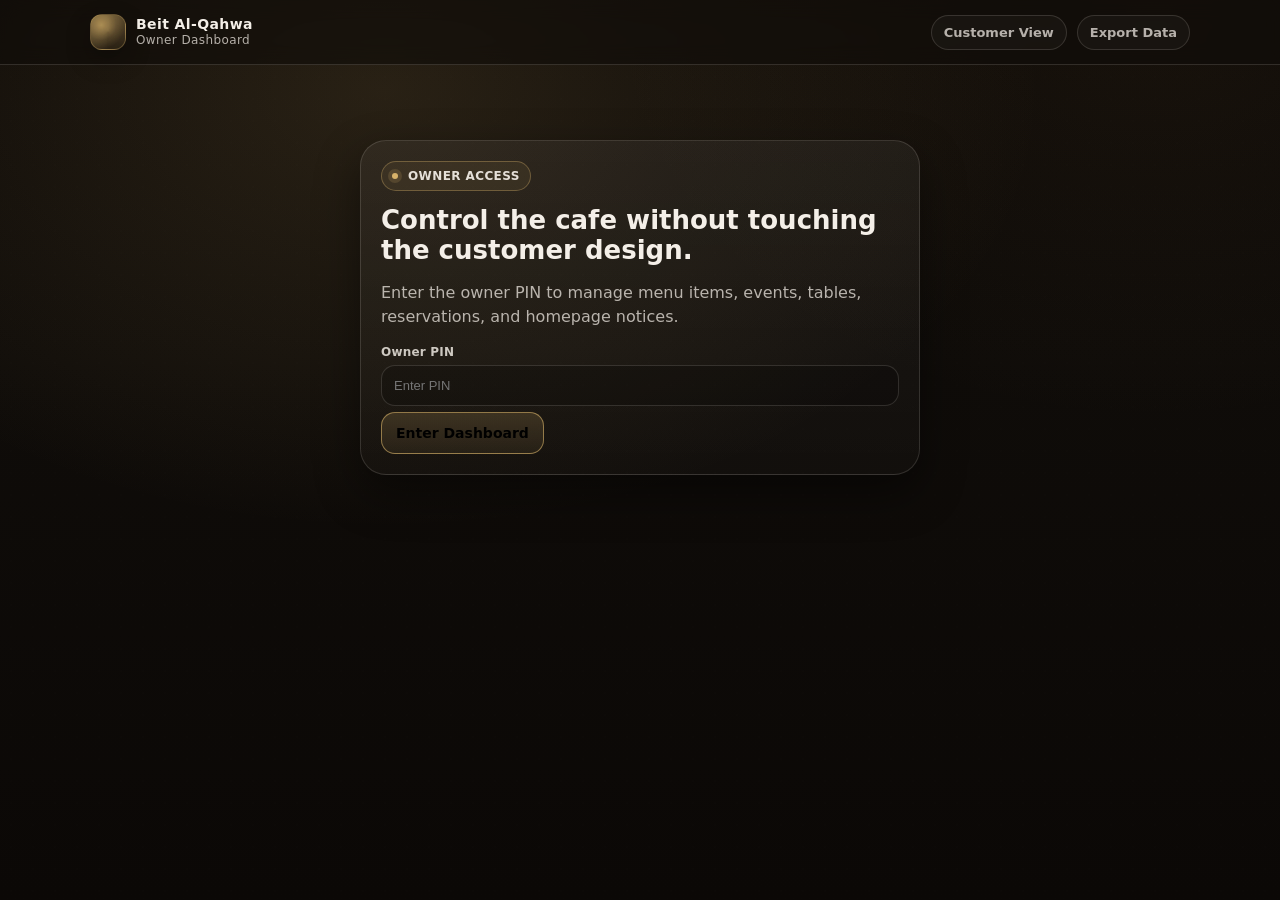
<file: index.html>
﻿<!doctype html>
<html lang="en">
<head>
  <meta charset="utf-8" />
  <meta name="viewport" content="width=device-width,initial-scale=1" />
  <title>Beit Al-Qahwa - Owner Dashboard</title>
  <meta name="description" content="Owner controls for Beit Al-Qahwa customer website." />
  <link rel="stylesheet" href="admin.css" />
</head>
<body class="adminBody">
  <header>
    <div class="container topbar">
      <a class="brand" href="index.html" aria-label="Back to customer website">
        <div class="mark" aria-hidden="true"></div>
        <div>
          <h1>Beit Al-Qahwa <small>Owner Dashboard</small></h1>
        </div>
      </a>
      <nav aria-label="Admin actions">
        <a class="chip" href="index2.html" target="_blank" rel="noopener">Customer View</a>
        <button class="chip" id="exportTop">Export Data</button>
        <button class="cta danger" id="logoutBtn">Logout</button>
      </nav>
    </div>
  </header>

  <div id="loginScreen" class="loginWrap">
    <div class="kicker"><span class="dot"></span> Owner Access</div>
    <h2 style="margin-top:14px;">Control the cafe without touching the customer design.</h2>
    <p>Enter the owner PIN to manage menu items, events, tables, reservations, and homepage notices.</p>
    <div class="field">
      <label for="pinInput">Owner PIN</label>
      <input id="pinInput" type="password" placeholder="Enter PIN" autocomplete="current-password" />
    </div>
    <div class="formActions">
      <button class="btn primary" id="loginBtn">Enter Dashboard</button>
    </div>
  </div>

  <main id="adminApp" class="container adminShell" hidden>
    <div class="adminHero">
      <div class="kicker"><span class="dot"></span> Live Control Panel</div>
      <h2 style="margin-top:14px;">Owner operations, customer design untouched.</h2>
      <p>Every change here updates the customer page through shared browser storage. This is the local working version; Firebase can later replace the storage layer for live multi-device publishing.</p>
      <div class="dashboardStats" id="stats"></div>
    </div>

    <div class="adminGrid">
      <aside class="card adminNav" aria-label="Dashboard sections">
        <button class="chip active" data-panel="menuPanel">Menu Manager</button>
        <button class="chip" data-panel="categoriesPanel">Categories</button>
        <button class="chip" data-panel="eventsPanel">Events Board</button>
        <button class="chip" data-panel="tablesPanel">Tables</button>
        <button class="chip" data-panel="reservationsPanel">Reservations</button>
        <button class="chip" data-panel="cafesPanel">Cafe Finder</button>
        <button class="chip" data-panel="collectionsPanel">Collections</button>
        <button class="chip" data-panel="galleryPanel">Gallery</button>
        <button class="chip" data-panel="reviewsPanel">Reviews</button>
        <button class="chip" data-panel="settingsPanel">Settings</button>
        <button class="chip" data-panel="dataPanel">Backup</button>
      </aside>

      <div class="stack">
        <section class="card cardPad adminPanel active" id="menuPanel">
          <h3>Menu Manager</h3>
          <p>Add, edit, hide, or delete menu items. Hidden items disappear from the customer website without breaking the design.</p>
          <div class="adminForm">
            <input type="hidden" id="menuId" />
            <div class="field"><label for="menuName">Item name</label><input id="menuName" placeholder="Lebanese Coffee" /></div>
            <div class="field"><label for="menuPrice">Price</label><input id="menuPrice" placeholder="LBP 180k" /></div>
            <div class="field"><label for="menuCat">Category</label><select id="menuCat"></select></div>
            <div class="field"><label for="menuVibe">Vibe</label><select id="menuVibe"><option value="traditional">Traditional</option><option value="study">Study</option><option value="outdoor">Outdoor</option><option value="work">Work-friendly</option><option value="calm">Calm</option></select></div>
            <div class="field"><label for="menuTier">Price tier</label><select id="menuTier"><option value="$">Budget</option><option value="$$">Mid-range</option><option value="$$$">Premium</option></select></div>
            <div class="field"><label for="menuBadge">Badge</label><input id="menuBadge" placeholder="Best seller" /></div>
            <div class="field"><label for="menuVisible">Visibility</label><select id="menuVisible"><option value="true">Visible</option><option value="false">Hidden</option></select></div>
            <div class="field full"><label for="menuDesc">Description</label><textarea id="menuDesc" placeholder="Short description"></textarea></div>
          </div>
          <div class="formActions">
            <button class="btn primary" id="saveMenu">Save Item</button>
            <button class="btn mutedBtn" id="clearMenu">Clear</button>
          </div>
          <div class="adminRows" id="menuRows"></div>
        </section>

        <section class="card cardPad adminPanel" id="categoriesPanel">
          <h3>Menu Categories</h3>
          <p>Add, rename, or remove the categories used to organise menu items and the filter tabs on the customer page.</p>
          <div class="adminForm">
            <input type="hidden" id="catEditId" />
            <div class="field"><label for="catNameInput">Category name</label><input id="catNameInput" placeholder="Seasonal" /></div>
          </div>
          <div class="formActions">
            <button class="btn primary" id="saveCatBtn">Save Category</button>
            <button class="btn mutedBtn" id="clearCatBtn">Clear</button>
          </div>
          <div class="adminRows" id="categoryRows"></div>
        </section>

        <section class="card cardPad adminPanel" id="eventsPanel">
          <h3>Events Board</h3>
          <p>Publish weekly cafe programming: oud nights, poetry sessions, chess meetups, match screenings, and community events.</p>
          <div class="adminForm">
            <input type="hidden" id="eventId" />
            <div class="field"><label for="eventTitle">Event title</label><input id="eventTitle" placeholder="Poetry Night" /></div>
            <div class="field"><label for="eventTag">Tag</label><input id="eventTag" placeholder="THU" /></div>
            <div class="field"><label for="eventVisible">Visibility</label><select id="eventVisible"><option value="true">Visible</option><option value="false">Hidden</option></select></div>
            <div class="field full"><label for="eventMeta">Details</label><textarea id="eventMeta" placeholder="Thursday 8:30 PM - Open mic + featured poet"></textarea></div>
          </div>
          <div class="formActions">
            <button class="btn primary" id="saveEvent">Save Event</button>
            <button class="btn mutedBtn" id="clearEvent">Clear</button>
          </div>
          <div class="adminRows" id="eventRows"></div>
        </section>

        <section class="card cardPad adminPanel" id="tablesPanel">
          <h3>Table Availability</h3>
          <p>Control table status separately for inside and outside mode.</p>
          <div class="adminForm">
            <input type="hidden" id="tableId" />
            <div class="field"><label for="tableName">Table name (ID)</label><input id="tableName" placeholder="W1" /></div>
            <div class="field"><label for="tableDesc">Description</label><input id="tableDesc" placeholder="Window" /></div>
            <div class="field"><label for="tableCapacity">Capacity (seats)</label><input id="tableCapacity" type="number" min="1" placeholder="2" /></div>
          </div>
          <div class="formActions">
            <button class="btn primary" id="saveTable">Save Table</button>
            <button class="btn mutedBtn" id="clearTable">Clear</button>
            <button class="btn danger" id="deleteTable" style="display:none">Delete Table</button>
          </div>
          <div class="formActions">
            <div class="field" style="min-width:220px;"><label for="tableMode">Mode</label><select id="tableMode"><option value="inside">Inside</option><option value="outside">Outside</option></select></div>
            <span class="smallNote">Available tables are clickable for customers. Busy, reserved, and closed tables are locked.</span>
          </div>
          <div class="adminRows" id="tableRows"></div>
        </section>

        <section class="card cardPad adminPanel" id="reservationsPanel">
          <h3>Reservations</h3>
          <p>Customer reservation requests appear here after submission.</p>
          <div class="formActions">
            <button class="btn" id="clearDoneReservations">Delete Completed</button>
            <button class="btn danger" id="clearAllReservations">Delete All</button>
          </div>
          <div class="adminRows" id="reservationRows"></div>
        </section>



        <section class="card cardPad adminPanel" id="cafesPanel">
          <h3>Cafe Finder Manager</h3>
          <p>Add discovery cards for the customer-side search, vibe filters, sorting, and surprise generator.</p>
          <div class="adminForm">
            <input type="hidden" id="cafeId" />
            <div class="field"><label for="cafeNameInput">Name</label><input id="cafeNameInput" placeholder="Beit Al-Qahwa" /></div>
            <div class="field"><label for="cafeAreaInput">Area</label><input id="cafeAreaInput" placeholder="Rashaya" /></div>
            <div class="field"><label for="cafeVibeInput">Vibe</label><select id="cafeVibeInput"><option value="traditional">Traditional</option><option value="study">Study</option><option value="outdoor">Outdoor</option><option value="work">Work-friendly</option><option value="calm">Calm</option></select></div>
            <div class="field"><label for="cafeTierInput">Price</label><select id="cafeTierInput"><option value="$">Budget</option><option value="$$">Mid-range</option><option value="$$$">Premium</option></select></div>
            <div class="field"><label for="cafeRatingInput">Rating</label><input id="cafeRatingInput" type="number" min="1" max="5" step="0.1" placeholder="4.8" /></div>
            <div class="field"><label for="cafeBadgeInput">Badge</label><input id="cafeBadgeInput" placeholder="Best view" /></div>
            <div class="field"><label for="cafeVisibleInput">Visibility</label><select id="cafeVisibleInput"><option value="true">Visible</option><option value="false">Hidden</option></select></div>
            <div class="field full"><label for="cafeDescInput">Description</label><textarea id="cafeDescInput"></textarea></div>
          </div>
          <div class="formActions"><button class="btn primary" id="saveCafe">Save Cafe Card</button><button class="btn mutedBtn" id="clearCafe">Clear</button></div>
          <div class="adminRows" id="cafeRows"></div>
        </section>

        <section class="card cardPad adminPanel" id="collectionsPanel">
          <h3>Seasonal Collections</h3>
          <p>Create curated website sections such as winter cafes, study tables, summer patios, Eid visits, or match nights.</p>
          <div class="adminForm">
            <input type="hidden" id="collectionId" />
            <div class="field"><label for="collectionTitle">Title</label><input id="collectionTitle" /></div>
            <div class="field"><label for="collectionTag">Tag</label><input id="collectionTag" placeholder="WINTER" /></div>
            <div class="field"><label for="collectionVisible">Visibility</label><select id="collectionVisible"><option value="true">Visible</option><option value="false">Hidden</option></select></div>
            <div class="field full"><label for="collectionDesc">Description</label><textarea id="collectionDesc"></textarea></div>
          </div>
          <div class="formActions"><button class="btn primary" id="saveCollection">Save Collection</button><button class="btn mutedBtn" id="clearCollection">Clear</button></div>
          <div class="adminRows" id="collectionRows"></div>
        </section>

        <section class="card cardPad adminPanel" id="galleryPanel">
          <h3>Gallery Slider</h3>
          <p>Upload a photo for each gallery slot - take one with the camera or pick from your device.</p>
          <div class="adminForm">
            <input type="hidden" id="galleryId" />
            <div class="field full">
              <label>Gallery Image</label>
              <div class="imgUploadWrap">
                <div class="imgPreviewBox" id="galleryImgPreview">
                  <span class="imgNone" id="galleryImgNone">No image selected</span>
                  <img id="galleryImgThumb" style="display:none" alt="Gallery preview">
                </div>
                <div class="imgUploadBtns">
                  <label class="btn" for="galleryCameraIn">Camera</label>
                  <input type="file" id="galleryCameraIn" accept="image/*" capture="environment" style="display:none">
                  <label class="btn" for="galleryFileIn">Choose Photo</label>
                  <input type="file" id="galleryFileIn" accept="image/*" style="display:none">
                  <button class="btn" id="galleryImgEdit" style="display:none">Edit</button>
                  <button class="btn danger" id="galleryImgClear" style="display:none">Remove</button>
                </div>
              </div>
            </div>
            <div class="field"><label for="galleryTitle">Title</label><input id="galleryTitle" /></div>
            <div class="field"><label for="galleryVisible">Visibility</label><select id="galleryVisible"><option value="true">Visible</option><option value="false">Hidden</option></select></div>
            <div class="field full"><label for="galleryCaption">Caption</label><textarea id="galleryCaption"></textarea></div>
          </div>
          <div class="formActions"><button class="btn primary" id="saveGallery">Save Gallery Slot</button><button class="btn mutedBtn" id="clearGallery">Clear</button></div>
          <div class="adminRows" id="galleryRows"></div>
        </section>

        <section class="card cardPad adminPanel" id="reviewsPanel">
          <h3>Review Moderation</h3>
          <p>Hide or delete customer reviews without changing the customer design.</p>
          <div class="adminRows" id="reviewRows"></div>
        </section>

        <section class="card cardPad adminPanel" id="settingsPanel">
          <h3>Settings</h3>
          <p>Update live notices and selected homepage text without changing the HTML layout.</p>
          <div class="adminForm">
            <div class="field full">
              <label>Hero Background Image</label>
              <div class="imgUploadWrap">
                <div class="imgPreviewBox" id="heroImgPreview">
                  <span class="imgNone" id="heroImgNone">No image selected</span>
                  <img id="heroImgThumb" style="display:none" alt="Hero preview">
                </div>
                <div class="imgUploadBtns">
                  <label class="btn" for="heroCameraIn">Camera</label>
                  <input type="file" id="heroCameraIn" accept="image/*" capture="environment" style="display:none">
                  <label class="btn" for="heroFileIn">Choose Photo</label>
                  <input type="file" id="heroFileIn" accept="image/*" style="display:none">
                  <button class="btn" id="heroImgEdit" style="display:none">Edit</button>
                  <button class="btn danger" id="heroImgClear" style="display:none">Remove</button>
                </div>
              </div>
            </div>
            <div class="field full"><label for="announcement">Homepage announcement</label><textarea id="announcement" placeholder="Outdoor seating is closed tonight due to weather."></textarea></div>
            <div class="field"><label for="brewingHeadingInput">Modal heading</label><input id="brewingHeadingInput" placeholder="Now Brewing" /></div>
            <div class="field"><label for="brewingTitleInput">Modal title</label><input id="brewingTitleInput" placeholder="Audio cue" /></div>
            <div class="field full"><label for="brewingBodyInput">Modal body</label><textarea id="brewingBodyInput"></textarea></div>
            <div class="field full"><label for="vibeInside">Inside vibe line</label><input id="vibeInside" /></div>
            <div class="field full"><label for="vibeOutside">Outside vibe line</label><input id="vibeOutside" /></div>
            <div class="field"><label for="cafeAreaSetting">Cafe area</label><input id="cafeAreaSetting" placeholder="Rashaya Al Wadi, West Bekaa" /></div>
            <div class="field"><label for="whatsappSetting">WhatsApp</label><input id="whatsappSetting" placeholder="+961..." /></div>
            <div class="field"><label for="mapsSetting">Google Maps link</label><input id="mapsSetting" placeholder="https://maps.google.com/..." /></div>
            <div class="field full socialSettings">
              <div class="socialSettingsHead">
                <b>Social links</b>
                <span>Control the social icons shown in the customer footer.</span>
              </div>
              <div class="socialSettingRow">
                <label class="checkField"><input type="checkbox" data-social-visible="instagram" checked> Instagram</label>
                <input data-social-url="instagram" placeholder="https://instagram.com/..." />
              </div>
              <div class="socialSettingRow">
                <label class="checkField"><input type="checkbox" data-social-visible="facebook" checked> Facebook</label>
                <input data-social-url="facebook" placeholder="https://facebook.com/..." />
              </div>
              <div class="socialSettingRow">
                <label class="checkField"><input type="checkbox" data-social-visible="whatsapp" checked> WhatsApp</label>
                <input data-social-url="whatsapp" placeholder="https://wa.me/961..." />
              </div>
              <div class="socialSettingRow">
                <label class="checkField"><input type="checkbox" data-social-visible="tiktok" checked> TikTok</label>
                <input data-social-url="tiktok" placeholder="https://tiktok.com/..." />
              </div>
            </div>
            <div class="field"><label for="openHourSetting">Opening hour</label><input id="openHourSetting" type="time" /></div>
            <div class="field"><label for="closeHourSetting">Closing hour</label><input id="closeHourSetting" type="time" /></div>
            <div class="field"><label for="newPin">Change owner PIN</label><input id="newPin" type="password" placeholder="New PIN" /></div>
          </div>
          <div class="formActions">
            <button class="btn primary" id="saveSettings">Save Settings</button>
          </div>
        </section>

        <section class="card cardPad adminPanel" id="dataPanel">
          <h3>Backup and Restore</h3>
          <p>Export your cafe data as JSON, or import a previous backup.</p>
          <div class="formActions">
            <button class="btn primary" id="exportData">Export JSON</button>
            <button class="btn danger" id="resetData">Reset Demo Data</button>
          </div>
          <textarea id="backupBox" class="exportBox full" placeholder="Exported JSON appears here. Paste backup JSON here to import."></textarea>
          <div class="formActions">
            <button class="btn" id="importData">Import JSON</button>
            <span class="smallNote">Copy this JSON before testing major edits. Tiny safety net, big value.</span>
          </div>
        </section>
      </div>
    </div>
  </main>

  <div class="toast" id="toast" role="status" aria-live="polite">
    <b id="toastTitle">Saved</b>
    <span id="toastMsg">Dashboard updated.</span>
  </div>

  <div id="cropOverlay" class="cropOverlay" style="display:none">
    <div class="cropModal">
      <h4 class="cropTitle">Crop Image</h4>
      <div class="cropStage" id="cropStage">
        <img id="cropImg" draggable="false" alt="">
        <div class="cropRegion" id="cropRegion">
          <div class="cropHandle" data-dir="nw"></div>
          <div class="cropHandle" data-dir="ne"></div>
          <div class="cropHandle" data-dir="sw"></div>
          <div class="cropHandle" data-dir="se"></div>
        </div>
      </div>
      <canvas id="cropCanvas" style="display:none"></canvas>
      <div class="formActions" style="margin-top:14px">
        <button class="btn primary" id="cropConfirmBtn">Crop &amp; Use</button>
        <button class="btn mutedBtn" id="cropCancelBtn">Cancel</button>
      </div>
    </div>
  </div>

  <script src="store.js"></script>
  <script src="admin.js"></script>
</body>
</html>
</file>
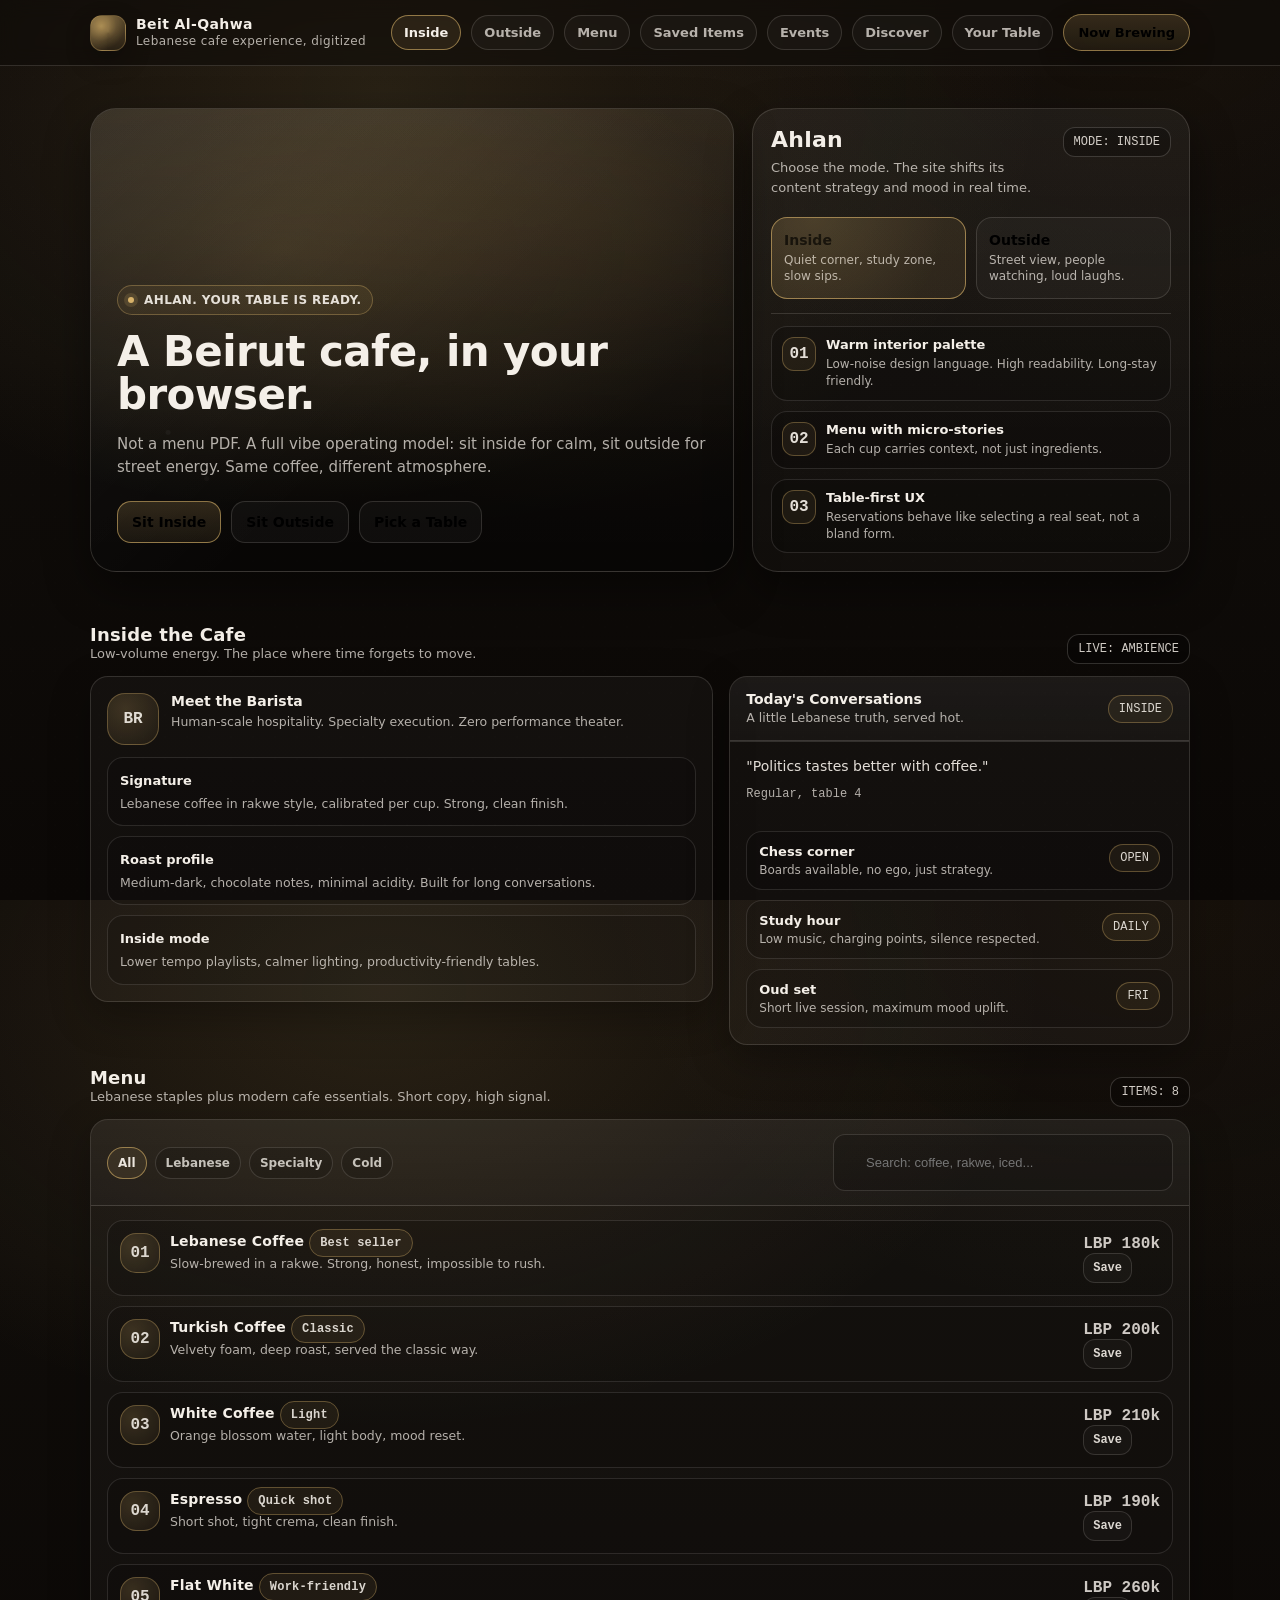
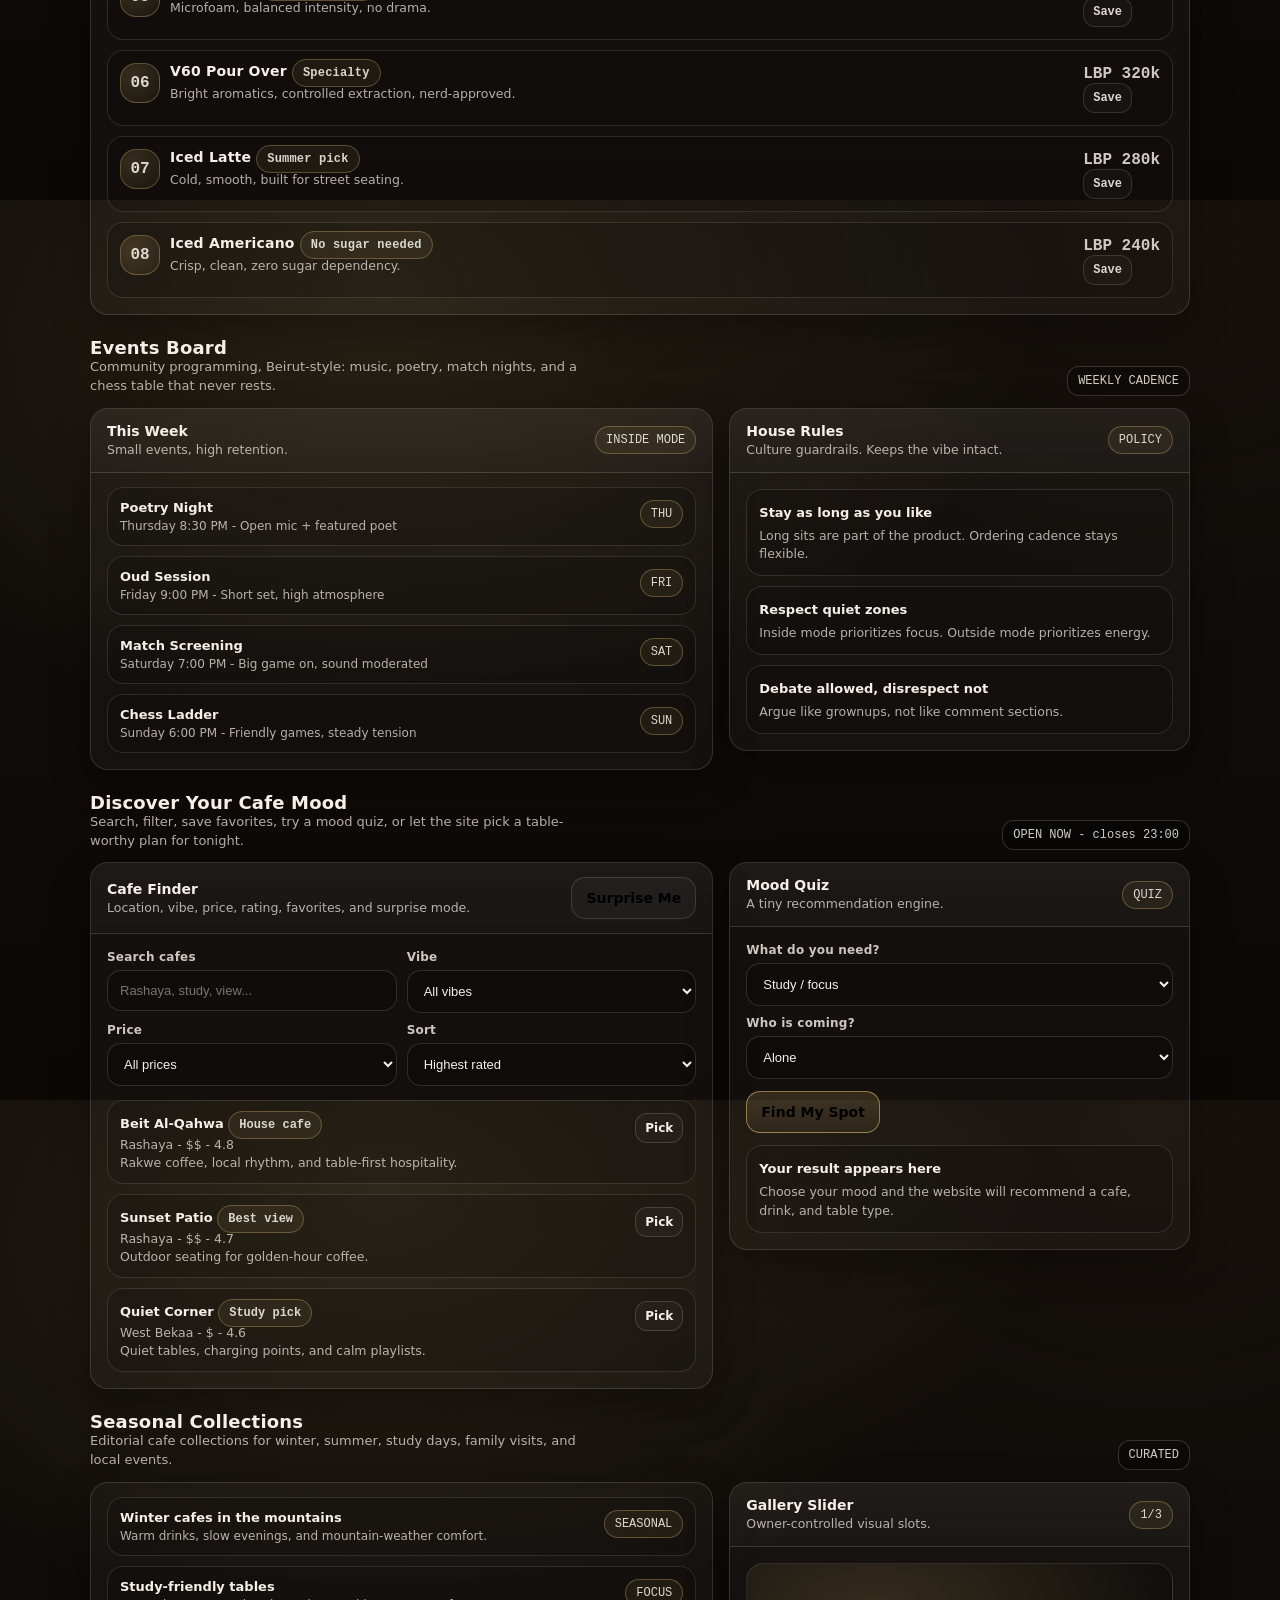
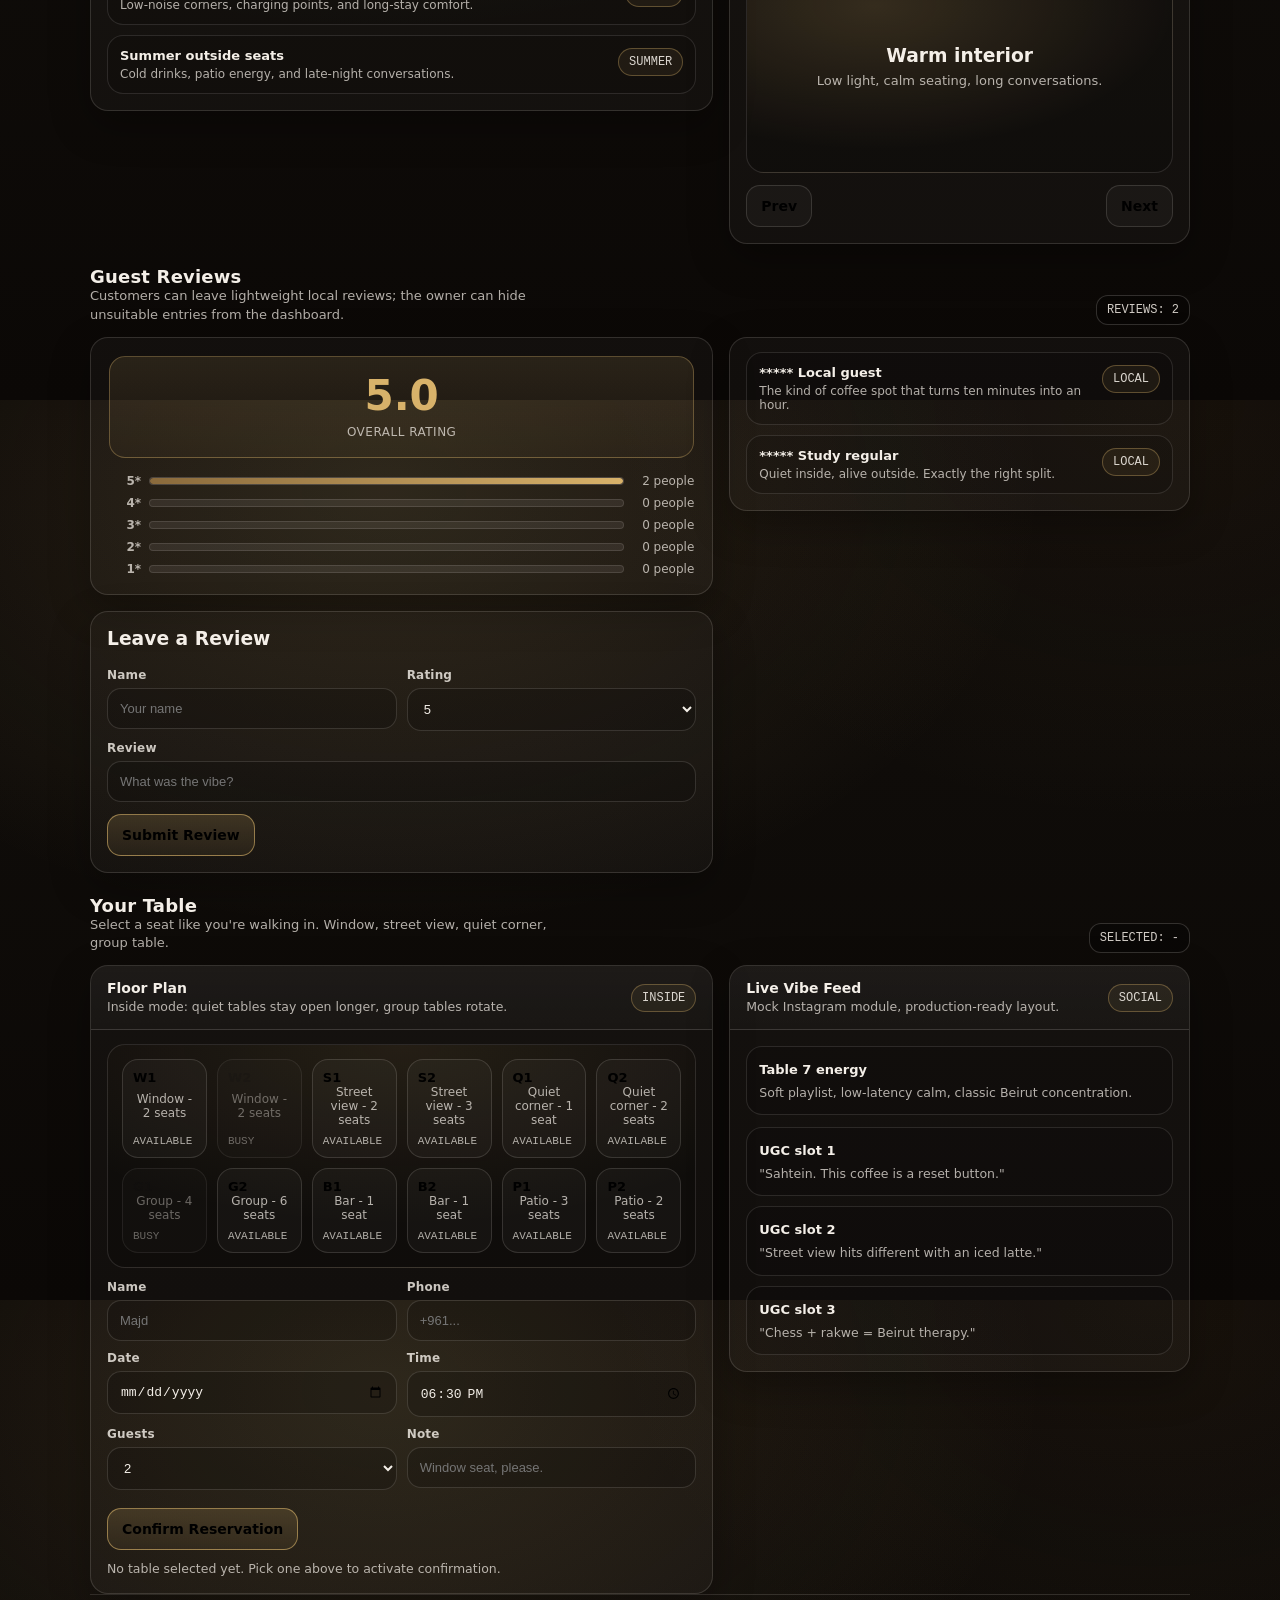
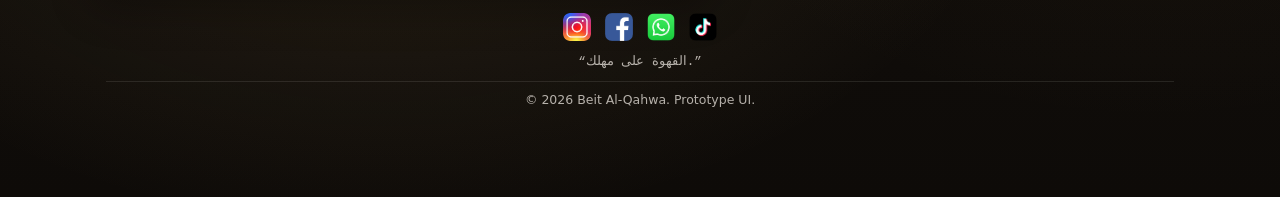
<file: index2.html>
﻿<!doctype html>
<html lang="en">
<head>
  <meta charset="utf-8" />
  <meta name="viewport" content="width=device-width,initial-scale=1" />
  <title>Beit Al-Qahwa - Customer Website</title>
  <meta name="description" content="A Lebanese cafe website prototype with owner-controlled content." />
  <link rel="stylesheet" href="customer.css" />
</head>
<body>
<header>
    <div class="container topbar">
      <div class="brand" aria-label="Brand">
        <div class="mark" aria-hidden="true"></div>
        <div>
          <h1>Beit Al-Qahwa <small>Lebanese cafe experience, digitized</small></h1>
        </div>
      </div>

      <button class="navToggle" id="navToggle" type="button" aria-label="Open navigation" aria-controls="primaryNav" aria-expanded="false">
        <span></span>
        <span></span>
        <span></span>
      </button>

      <nav class="primaryNav" id="primaryNav" aria-label="Primary">
        <button class="chip active" data-view="inside">Inside</button>
        <button class="chip" data-view="outside">Outside</button>
        <button class="chip" data-scroll="#menu">Menu</button>
        <a class="chip" href="saved.html">Saved Items</a>
        <button class="chip" data-scroll="#events">Events</button>
        <button class="chip" data-scroll="#discover">Discover</button>
        <button class="chip" data-scroll="#reserve">Your Table</button>
        <button class="cta" id="openModal">Now Brewing</button>
      </nav>
    </div>
  </header>

  <div class="container announcement" id="announcementBanner" hidden>
    <span class="tag">OWNER NOTE</span>
    <p id="announcementText"></p>
  </div>

  <div class="container hero">
    <div class="heroGrid">
      <div class="heroCard">
        <div class="scene" aria-hidden="true"></div>
        <div class="filmGrain" aria-hidden="true"></div>

        <div class="heroContent">
          <div class="kicker"><span class="dot"></span> Ahlan. Your table is ready.</div>
          <h2 class="heroTitle">A Beirut cafe, in your browser.</h2>
          <p class="heroLead">
            Not a menu PDF. A full vibe operating model: sit inside for calm, sit outside for street energy.
            Same coffee, different atmosphere.
          </p>

          <div class="heroActions">
            <button class="btn primary" id="sitInside">
              Sit Inside
            </button>
            <button class="btn" id="sitOutside">
              Sit Outside
            </button>
            <button class="btn" data-scroll="#reserve">
              Pick a Table
            </button>
          </div>
        </div>
      </div>

      <aside class="sideCard" aria-label="Experience selector">
        <div class="sideTop">
          <div>
            <div class="arabic">Ahlan</div>
            <div class="sub">
              Choose the mode. The site shifts its content strategy and mood in real time.
            </div>
          </div>
          <div class="badge" id="modeBadge">MODE: INSIDE</div>
        </div>

        <div class="toggleWrap" role="tablist" aria-label="Inside Outside toggles">
          <button class="toggle active" id="toggleInside" role="tab" aria-selected="true">
            <b>Inside</b><span>Quiet corner, study zone, slow sips.</span>
          </button>
          <button class="toggle" id="toggleOutside" role="tab" aria-selected="false">
            <b>Outside</b><span>Street view, people watching, loud laughs.</span>
          </button>
        </div>

        <div class="miniList" id="modeHighlights">
          <div class="miniRow">
            <div class="pill">01</div>
            <div>
              <b>Warm interior palette</b>
              <p>Low-noise design language. High readability. Long-stay friendly.</p>
            </div>
          </div>
          <div class="miniRow">
            <div class="pill">02</div>
            <div>
              <b>Menu with micro-stories</b>
              <p>Each cup carries context, not just ingredients.</p>
            </div>
          </div>
          <div class="miniRow">
            <div class="pill">03</div>
            <div>
              <b>Table-first UX</b>
              <p>Reservations behave like selecting a real seat, not a bland form.</p>
            </div>
          </div>
        </div>
      </aside>
    </div>
  </div>

  <main class="container">
    <!-- Inside / Outside dynamic section -->
    <section id="dynamic">
      <div class="sectionHeader">
        <div>
          <h2 id="dynamicTitle">Inside the Cafe</h2>
          <p id="dynamicDesc">Low-volume energy. The place where time forgets to move.</p>
        </div>
        <div class="badge" id="liveSignal">LIVE: AMBIENCE</div>
      </div>

      <div class="grid">
        <div class="card">
          <div class="cardPad" id="dynamicLeft">
            <div class="profile">
              <div class="avatar" aria-hidden="true">BR</div>
              <div>
                <b>Meet the Barista</b>
                <span>Human-scale hospitality. Specialty execution. Zero performance theater.</span>
              </div>
            </div>

            <div class="facts">
              <div class="fact">
                <b>Signature</b>
                <p>Lebanese coffee in rakwe style, calibrated per cup. Strong, clean finish.</p>
              </div>
              <div class="fact">
                <b>Roast profile</b>
                <p>Medium-dark, chocolate notes, minimal acidity. Built for long conversations.</p>
              </div>
              <div class="fact" id="factMode">
                <b>Inside mode</b>
                <p>Lower tempo playlists, calmer lighting, productivity-friendly tables.</p>
              </div>
            </div>
          </div>
        </div>

        <div class="card" id="outsideFeedCard">
          <div class="menuTop">
            <div>
              <b style="display:block;font-size:14px;">Today's Conversations</b>
              <span style="color:var(--muted);font-size:12.5px;">A little Lebanese truth, served hot.</span>
            </div>
            <span class="tag" id="feedTag">INSIDE</span>
          </div>
          <div class="quote" id="quoteBox">
            "Politics tastes better with coffee."
            <small>Regular, table 4</small>
          </div>
          <div class="list" id="miniFeed">
            <div class="event">
              <div>
                <b>Chess corner</b>
                <span>Boards available, no ego, just strategy.</span>
              </div>
              <div class="tag">OPEN</div>
            </div>
            <div class="event">
              <div>
                <b>Study hour</b>
                <span>Low music, charging points, silence respected.</span>
              </div>
              <div class="tag">DAILY</div>
            </div>
            <div class="event">
              <div>
                <b>Oud set</b>
                <span>Short live session, maximum mood uplift.</span>
              </div>
              <div class="tag">FRI</div>
            </div>
          </div>
        </div>
      </div>
    </section>

    <!-- Menu -->
    <section id="menu">
      <div class="sectionHeader">
        <div>
          <h2>Menu</h2>
          <p>Lebanese staples plus modern cafe essentials. Short copy, high signal.</p>
        </div>
        <div class="badge" id="menuCount">ITEMS: 8</div>
      </div>

      <div class="card">
        <div class="menuTop">
          <div class="tabs" id="menuTabs" role="tablist" aria-label="Menu categories">
            <button class="tab active" data-cat="all">All</button>
          </div>

          <div class="search" role="search">
            <span class="mag"></span>
            <input id="menuSearch" placeholder="Search: coffee, rakwe, iced..." aria-label="Search menu"/>
          </div>
        </div>

        <div class="menuList" id="menuList"></div>
      </div>
    </section>

    <!-- Events -->
    <section id="events">
      <div class="sectionHeader">
        <div>
          <h2>Events Board</h2>
          <p>Community programming, Beirut-style: music, poetry, match nights, and a chess table that never rests.</p>
        </div>
        <div class="badge">WEEKLY CADENCE</div>
      </div>

      <div class="grid">
        <div class="card">
          <div class="menuTop">
            <div>
              <b style="display:block;font-size:14px;">This Week</b>
              <span style="color:var(--muted);font-size:12.5px;">Small events, high retention.</span>
            </div>
            <span class="tag" id="weekTag">INSIDE MODE</span>
          </div>
          <div class="list" id="eventsList"></div>
        </div>

        <div class="card">
          <div class="menuTop">
            <div>
              <b style="display:block;font-size:14px;">House Rules</b>
              <span style="color:var(--muted);font-size:12.5px;">Culture guardrails. Keeps the vibe intact.</span>
            </div>
            <span class="tag">POLICY</span>
          </div>
          <div class="cardPad">
            <div class="fact">
              <b>Stay as long as you like</b>
              <p>Long sits are part of the product. Ordering cadence stays flexible.</p>
            </div>
            <div class="fact" style="margin-top:10px;">
              <b>Respect quiet zones</b>
              <p>Inside mode prioritizes focus. Outside mode prioritizes energy.</p>
            </div>
            <div class="fact" style="margin-top:10px;">
              <b>Debate allowed, disrespect not</b>
              <p>Argue like grownups, not like comment sections.</p>
            </div>
          </div>
        </div>
      </div>
    </section>



    <!-- Discovery Tools -->
    <section id="discover">
      <div class="sectionHeader">
        <div>
          <h2>Discover Your Cafe Mood</h2>
          <p>Search, filter, save favorites, try a mood quiz, or let the site pick a table-worthy plan for tonight.</p>
        </div>
        <div class="badge" id="openStatus">OPEN STATUS</div>
      </div>
      <div class="grid">
        <div class="card">
          <div class="menuTop">
            <div>
              <b style="display:block;font-size:14px;">Cafe Finder</b>
              <span style="color:var(--muted);font-size:12.5px;">Location, vibe, price, rating, favorites, and surprise mode.</span>
            </div>
            <button class="btn" id="surpriseBtn">Surprise Me</button>
          </div>
          <div class="cardPad">
            <div class="reserveForm">
              <div class="field"><label for="cafeSearch">Search cafes</label><input id="cafeSearch" placeholder="Rashaya, study, view..." /></div>
              <div class="field"><label for="vibeFilter">Vibe</label><select id="vibeFilter"><option value="all">All vibes</option><option value="traditional">Traditional</option><option value="study">Study</option><option value="outdoor">Outdoor</option><option value="work">Work-friendly</option><option value="calm">Calm</option></select></div>
              <div class="field"><label for="priceFilter">Price</label><select id="priceFilter"><option value="all">All prices</option><option value="$">Budget</option><option value="$$">Mid-range</option><option value="$$$">Premium</option></select></div>
              <div class="field"><label for="sortFilter">Sort</label><select id="sortFilter"><option value="rating">Highest rated</option><option value="name">Name</option><option value="price">Price tier</option></select></div>
            </div>
            <div class="adminRows" id="cafeResults" style="margin-top:14px;"></div>
          </div>
        </div>
        <div class="card">
          <div class="menuTop"><div><b style="display:block;font-size:14px;">Mood Quiz</b><span style="color:var(--muted);font-size:12.5px;">A tiny recommendation engine.</span></div><span class="tag">QUIZ</span></div>
          <div class="cardPad">
            <div class="field"><label for="quizIntent">What do you need?</label><select id="quizIntent"><option value="study">Study / focus</option><option value="outdoor">Fresh air / view</option><option value="traditional">Lebanese mood</option><option value="work">Remote work</option><option value="calm">Calm reset</option></select></div>
            <div class="field" style="margin-top:10px;"><label for="quizGroup">Who is coming?</label><select id="quizGroup"><option>Alone</option><option>Friend</option><option>Family</option><option>Work meeting</option></select></div>
            <div class="formActions" style="margin-top:12px;"><button class="btn primary" id="quizBtn">Find My Spot</button></div>
            <div class="fact" id="quizResult" style="margin-top:12px;"><b>Your result appears here</b><p>Choose your mood and the website will recommend a cafe, drink, and table type.</p></div>
          </div>
        </div>
      </div>
    </section>

    <!-- Collections and Gallery -->
    <section id="collections">
      <div class="sectionHeader">
        <div><h2>Seasonal Collections</h2><p>Editorial cafe collections for winter, summer, study days, family visits, and local events.</p></div>
        <div class="badge">CURATED</div>
      </div>
      <div class="grid">
        <div class="card"><div class="list" id="collectionsList"></div></div>
        <div class="card">
          <div class="menuTop"><div><b style="display:block;font-size:14px;">Gallery Slider</b><span style="color:var(--muted);font-size:12.5px;">Owner-controlled visual slots.</span></div><span class="tag" id="galleryCount">0/0</span></div>
          <div class="cardPad">
            <div class="galleryFrame" id="galleryFrame"></div>
            <div class="formActions" style="margin-top:12px;"><button class="btn" id="galleryPrev">Prev</button><button class="btn" id="galleryNext">Next</button></div>
          </div>
        </div>
      </div>
    </section>

    <!-- Reviews -->
    <section id="reviews">
      <div class="sectionHeader">
        <div><h2>Guest Reviews</h2><p>Customers can leave lightweight local reviews; the owner can hide unsuitable entries from the dashboard.</p></div>
        <div class="badge" id="reviewCount">REVIEWS</div>
      </div>
      <div class="grid">
        <div class="card">
          <div class="ratingOverview">
            <div class="ratingScore" id="ratingScore">
              <div class="scoreNumber" id="scoreNumber">-</div>
              <div class="scoreLabel">Overall Rating</div>
            </div>
            <div class="ratingBreakdown">
              <div class="ratingBar" id="ratingBar5">
                <span class="label">5*</span>
                <div class="bar"><div class="fill"></div></div>
                <span class="count" id="count5">0 people</span>
              </div>
              <div class="ratingBar" id="ratingBar4">
                <span class="label">4*</span>
                <div class="bar"><div class="fill"></div></div>
                <span class="count" id="count4">0 people</span>
              </div>
              <div class="ratingBar" id="ratingBar3">
                <span class="label">3*</span>
                <div class="bar"><div class="fill"></div></div>
                <span class="count" id="count3">0 people</span>
              </div>
              <div class="ratingBar" id="ratingBar2">
                <span class="label">2*</span>
                <div class="bar"><div class="fill"></div></div>
                <span class="count" id="count2">0 people</span>
              </div>
              <div class="ratingBar" id="ratingBar1">
                <span class="label">1*</span>
                <div class="bar"><div class="fill"></div></div>
                <span class="count" id="count1">0 people</span>
              </div>
            </div>
          </div>
        </div>
        <div class="card">
          <div class="list" id="reviewsList"></div>
          <div class="formActions" id="reviewsActions" style="display:none;margin-top:12px;">
            <button class="btn" id="showAllReviewsBtn">Show All Reviews</button>
          </div>
        </div>
        <div class="card cardPad">
          <h3 style="margin-top:0;">Leave a Review</h3>
          <div class="reserveForm">
            <div class="field"><label for="reviewName">Name</label><input id="reviewName" placeholder="Your name" /></div>
            <div class="field"><label for="reviewRating">Rating</label><select id="reviewRating"><option>5</option><option>4</option><option>3</option><option>2</option><option>1</option></select></div>
            <div class="field full"><label for="reviewText">Review</label><input id="reviewText" placeholder="What was the vibe?" /></div>
          </div>
          <div class="formActions" style="margin-top:12px;"><button class="btn primary" id="submitReview">Submit Review</button></div>
        </div>
      </div>
    </section>

    <!-- Reservations -->
    <section id="reserve">
      <div class="sectionHeader">
        <div>
          <h2>Your Table</h2>
          <p>Select a seat like you're walking in. Window, street view, quiet corner, group table.</p>
        </div>
        <div class="badge" id="selectedBadge">SELECTED: -</div>
      </div>

      <div class="grid">
        <div class="card">
          <div class="floorTop">
            <div>
              <b style="display:block;font-size:14px;">Floor Plan</b>
              <span class="meta" id="planMeta">Some tables lock when busy. Mode impacts availability.</span>
            </div>
            <span class="tag" id="planTag">INSIDE</span>
          </div>

          <div class="floorWrap">
            <div class="plan" id="plan"></div>

            <div class="reserveForm">
              <div class="field">
                <label for="name">Name</label>
                <input id="name" placeholder="Majd" autocomplete="name" required/>
              </div>
              <div class="field">
                <label for="phone">Phone</label>
                <input id="phone" placeholder="+961..." inputmode="tel" autocomplete="tel" required/>
              </div>
              <div class="field">
                <label for="date">Date</label>
                <input id="date" type="date" required/>
              </div>
              <div class="field">
                <label for="time">Time</label>
                <input id="time" type="time" value="18:30" required/>
              </div>
              <div class="field">
                <label for="guests">Guests</label>
                <select id="guests" required>
                  <option>1</option><option selected>2</option><option>3</option><option>4</option><option>5</option><option>6</option>
                </select>
              </div>
              <div class="field">
                <label for="note">Note</label>
                <input id="note" placeholder="Window seat, please."/>
              </div>
            </div>

            <div class="formActions">
              <button class="btn primary" id="confirm">
                Confirm Reservation
              </button>
              <div class="note" id="reserveNote">No table selected yet. Pick one above to activate confirmation.</div>
            </div>
          </div>
        </div>

        <div class="card">
          <div class="menuTop">
            <div>
              <b style="display:block;font-size:14px;">Live Vibe Feed</b>
              <span style="color:var(--muted);font-size:12.5px;">Mock Instagram module, production-ready layout.</span>
            </div>
            <span class="tag">SOCIAL</span>
          </div>
          <div class="cardPad">
            <div class="fact">
              <b>Table 7 energy</b>
              <p id="vibeLine">Soft playlist, low-latency calm, classic Beirut concentration.</p>
            </div>
            <div class="facts" style="margin-top:12px;">
              <div class="fact">
                <b>UGC slot 1</b>
                <p>"Sahtein. This coffee is a reset button."</p>
              </div>
              <div class="fact">
                <b>UGC slot 2</b>
                <p>"Street view hits different with an iced latte."</p>
              </div>
              <div class="fact">
                <b>UGC slot 3</b>
                <p>"Chess + rakwe = Beirut therapy."</p>
              </div>
            </div>
          </div>
        </div>
      </div>
    </section>

    <footer>
      <div class="container foot">
        <div class="socialLinks" id="socialLinks" aria-label="Social links"></div>
        <div class="proverb">&ldquo;&#1575;&#1604;&#1602;&#1607;&#1608;&#1577; &#1593;&#1604;&#1609; &#1605;&#1607;&#1604;&#1603;.&rdquo;</div>
        <div class="copyright">&copy; <span id="year"></span> Beit Al-Qahwa. Prototype UI.</div>
      </div>
    </footer>
  </main>

  <!-- Modal -->
  <div class="modalBack" id="modalBack" role="dialog" aria-modal="true" aria-label="Now Brewing">
    <div class="modal">
      <div class="modalTop">
        <b id="brewingHeading">Now Brewing</b>
        <button class="x" id="closeModal" aria-label="Close">X</button>
      </div>
      <div class="modalBody">
        <div class="fact">
          <b id="brewingTitle">Audio cue (optional in production)</b>
          <p id="brewingBody">
            Add a subtle "coffee pour" sound on page load. Keep it off by default, enable via a user toggle
            to stay accessibility-native and policy-aligned.
          </p>
        </div>
        <div class="fact" style="margin-top:10px;">
          <b>Brand system</b>
          <p>
            Warm neutrals, coffee-gold accent, Arabic microcopy, and table-first UX.
            Translation layer can scale Arabic/English without redesign.
          </p>
        </div>
        <div class="formActions" style="margin-top:12px;">
          <button class="btn primary" id="jumpReserve">Go to "Your Table"</button>
          <a class="btn" id="whatsappLink" href="#" target="_blank" rel="noopener">WhatsApp</a>
          <a class="btn" id="mapsLink" href="#" target="_blank" rel="noopener">Map</a>
          <span class="note">Prototype-level. Swap placeholders with real media and CMS later.</span>
        </div>
      </div>
    </div>
  </div>

  <!-- Toast -->
  <div class="toast" id="toast" role="status" aria-live="polite">
    <b id="toastTitle">Reserved</b>
    <span id="toastMsg">Your table is locked in. See you soon.</span>
  </div>

  <script src="store.js"></script>
  <script src="customer.js"></script>
</body>
</html>
</file>
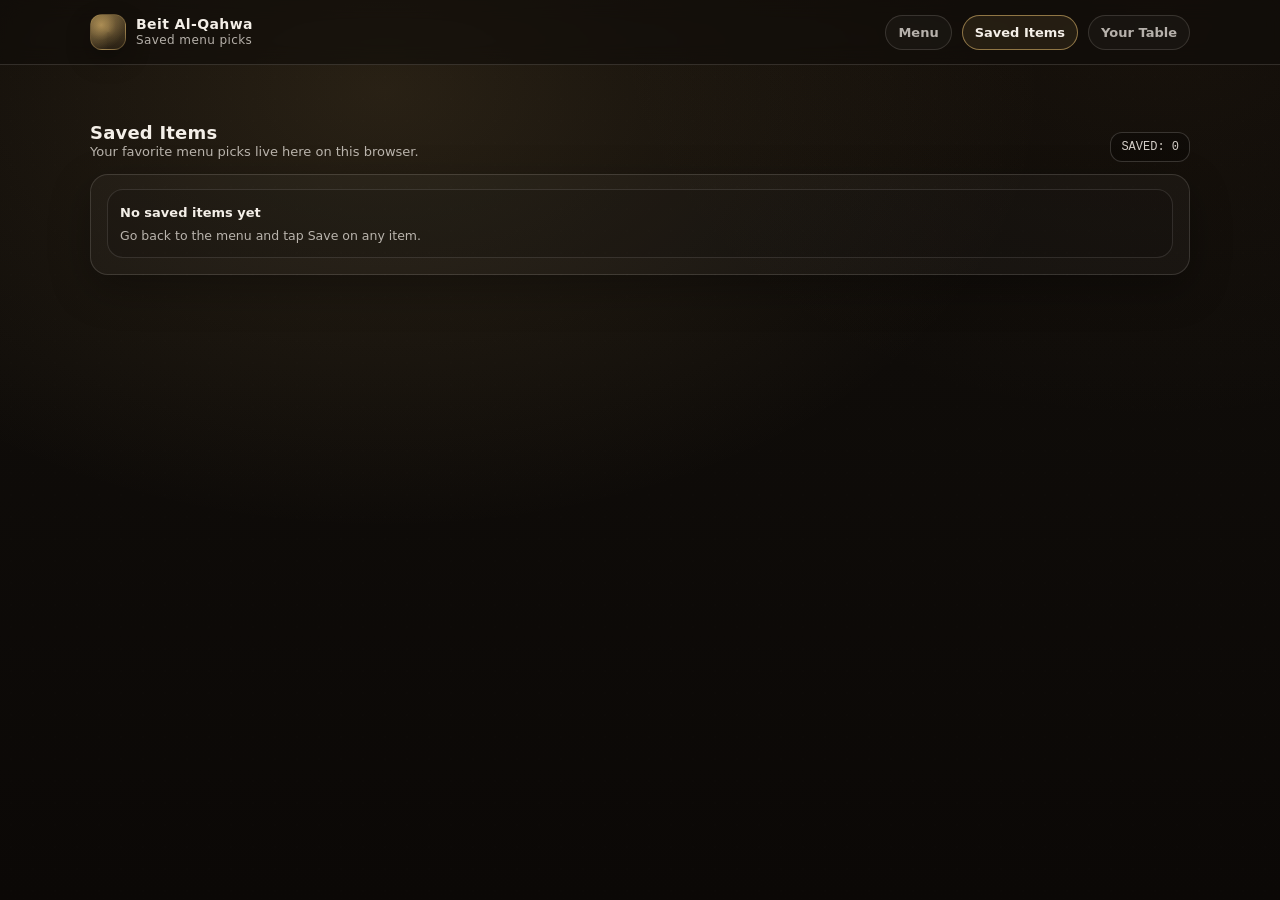
<file: saved.html>
﻿<!doctype html>
<html lang="en">
<head>
  <meta charset="utf-8" />
  <meta name="viewport" content="width=device-width,initial-scale=1" />
  <title>Saved Items - Beit Al-Qahwa</title>
  <meta name="description" content="Saved menu items for this Beit Al-Qahwa customer." />
  <link rel="stylesheet" href="customer.css" />
</head>
<body class="savedPage">
  <header>
    <div class="container topbar">
      <a class="brand" href="index.html" aria-label="Back to Beit Al-Qahwa home">
        <div class="mark" aria-hidden="true"></div>
        <div>
          <h1>Beit Al-Qahwa <small>Saved menu picks</small></h1>
        </div>
      </a>

      <nav aria-label="Saved items actions">
        <a class="chip" href="index.html#menu">Menu</a>
        <a class="chip active" href="saved.html">Saved Items</a>
        <a class="chip" href="index.html#reserve">Your Table</a>
      </nav>
    </div>
  </header>

  <main class="container savedMain">
    <section>
      <div class="sectionHeader">
        <div>
          <h2>Saved Items</h2>
          <p>Your favorite menu picks live here on this browser.</p>
        </div>
        <div class="badge" id="savedCount">SAVED: 0</div>
      </div>

      <div class="card">
        <div class="menuList" id="savedList"></div>
      </div>
    </section>
  </main>

  <div class="toast" id="toast" role="status" aria-live="polite">
    <b id="toastTitle">Saved items updated</b>
    <span id="toastMsg">Your saved menu list changed.</span>
  </div>

  <script src="store.js"></script>
  <script src="saved.js"></script>
</body>
</html>
</file>
<file: admin.css>
﻿:root{
      --bg:#0f0c09;
      --panel:#16110d;
      --card:#1a1410;
      --text:#f4efe8;
      --muted:rgba(244,239,232,.72);
      --line:rgba(244,239,232,.14);
      --accent:#d8b26a; /* coffee-gold */
      --accent2:#8a6a3c; /* roasted */
      --shadow: 0 18px 45px rgba(0,0,0,.45);
      --radius: 18px;
      --radius2: 26px;
      --max: 1100px;
      --mono: ui-monospace, SFMono-Regular, Menlo, Monaco, Consolas, "Liberation Mono","Courier New", monospace;
      --sans: ui-sans-serif, system-ui, -apple-system, Segoe UI, Roboto, Helvetica, Arial, "Apple Color Emoji","Segoe UI Emoji";
    }

    *{ box-sizing:border-box; }
    html,body{ height:100%; }
    body{
      margin:0;
      font-family: var(--sans);
      background: radial-gradient(1200px 800px at 30% 10%, rgba(216,178,106,.14), transparent 55%),
                  radial-gradient(900px 700px at 90% 0%, rgba(138,106,60,.10), transparent 60%),
                  linear-gradient(180deg, #0b0806, #0f0c09 40%, #0b0806);
      color: var(--text);
      overflow-x:hidden;
      padding-top:70px;
    }

    /* Subtle texture */
    body:before{
      content:"";
      position:fixed;
      inset:0;
      pointer-events:none;
      background-image:
        radial-gradient(rgba(255,255,255,.05) 1px, transparent 1px);
      background-size: 22px 22px;
      opacity:.12;
      mix-blend-mode: overlay;
    }

    a{ color:inherit; text-decoration:none; }
    button{ font:inherit; }

    .container{ width:min(var(--max), calc(100% - 32px)); margin:0 auto; }

    /* Top bar */
    header{
      position:fixed;
      top:0;
      left:0;
      right:0;
      z-index:50;
      backdrop-filter: blur(10px);
      background: rgba(15,12,9,.6);
      border-bottom:1px solid var(--line);
    }
    .topbar{
      display:flex;
      align-items:center;
      justify-content:space-between;
      padding:14px 0;
      gap:14px;
    }
    .brand{
      display:flex;
      align-items:center;
      gap:10px;
      letter-spacing:.4px;
      user-select:none;
    }
    .mark{
      width:36px;height:36px;border-radius:12px;
      background: radial-gradient(circle at 30% 30%, rgba(216,178,106,.65), rgba(216,178,106,.15) 45%, rgba(0,0,0,.0) 70%),
                  linear-gradient(145deg, rgba(216,178,106,.35), rgba(138,106,60,.10));
      border:1px solid rgba(216,178,106,.35);
      box-shadow: 0 10px 25px rgba(0,0,0,.25);
      position:relative;
      overflow:hidden;
    }
    .mark:after{
      content:"";
      position:absolute; inset:-40% -20%;
      background: conic-gradient(from 180deg, rgba(216,178,106,.0), rgba(216,178,106,.35), rgba(216,178,106,.0));
      opacity:.55;
      animation: spin 9s linear infinite;
    }
    @keyframes spin{ to{ transform:rotate(360deg);} }

    .brand h1{
      font-size:14px;
      margin:0;
      font-weight:700;
      line-height:1.1;
    }
    .brand small{
      display:block;
      font-size:12px;
      color:var(--muted);
      font-weight:500;
      margin-top:2px;
    }

    nav{
      display:flex;
      gap:10px;
      align-items:center;
      flex-wrap:wrap;
      justify-content:flex-end;
    }
    .chip{
      padding:9px 12px;
      border:1px solid var(--line);
      border-radius:999px;
      background: rgba(255,255,255,.03);
      color: var(--muted);
      cursor:pointer;
      transition: transform .15s ease, border-color .15s ease, color .15s ease, background .15s ease;
      font-weight:600;
      font-size:13px;
    }
    .chip:hover{
      transform: translateY(-1px);
      border-color: rgba(216,178,106,.45);
      color: var(--text);
      background: rgba(216,178,106,.07);
    }
    .chip.active{
      border-color: rgba(216,178,106,.6);
      color: var(--text);
      background: rgba(216,178,106,.10);
    }

    .cta{
      padding:10px 14px;
      border-radius:999px;
      border:1px solid rgba(216,178,106,.55);
      background: linear-gradient(180deg, rgba(216,178,106,.18), rgba(216,178,106,.08));
      cursor:pointer;
      font-weight:700;
      font-size:13px;
      transition: transform .15s ease, filter .15s ease;
      box-shadow: 0 12px 28px rgba(0,0,0,.22);
    }
    .cta:hover{ transform: translateY(-1px); filter: brightness(1.05); }

/* Shared dashboard primitives */

    .kicker{
      display:inline-flex;
      gap:10px;
      align-items:center;
      padding:7px 10px;
      width:max-content;
      border-radius:999px;
      border:1px solid rgba(216,178,106,.35);
      background: rgba(216,178,106,.08);
      color: rgba(244,239,232,.92);
      font-weight:700;
      font-size:12px;
      letter-spacing:.4px;
      text-transform:uppercase;
    }
    .dot{
      width:6px;height:6px;border-radius:999px;background:var(--accent);
      box-shadow: 0 0 0 4px rgba(216,178,106,.16);
    }

    .btn{
      padding: 12px 14px;
      border-radius: 14px;
      border: 1px solid var(--line);
      background: rgba(255,255,255,.03);
      cursor:pointer;
      font-weight:800;
      font-size:14px;
      transition: transform .15s ease, border-color .15s ease, background .15s ease;
      display:inline-flex;
      gap:10px;
      align-items:center;
    }
    .btn:hover{
      transform: translateY(-1px);
      border-color: rgba(216,178,106,.5);
      background: rgba(216,178,106,.08);
    }
    .btn.primary{
      border-color: rgba(216,178,106,.6);
      background: linear-gradient(180deg, rgba(216,178,106,.18), rgba(216,178,106,.08));
    }
    .btn .icon{
      width:18px;height:18px;border-radius:6px;
      background: rgba(216,178,106,.18);
      border:1px solid rgba(216,178,106,.35);
      display:grid;
      place-items:center;
      font-family: var(--mono);
      font-size: 12px;
      color: rgba(244,239,232,.95);
    }

    /* Sections */
    main{ padding: 10px 0 60px; }
    .savedMain{ padding-top: 30px; }
    section{ margin-top: 18px; }

    .sectionHeader{
      display:flex; align-items:flex-end; justify-content:space-between; gap:14px;
      margin: 22px 0 12px;
    }
    .sectionHeader h2{
      margin:0;
      font-size: 18px;
      letter-spacing:.2px;
    }
    .sectionHeader p{
      margin:0;
      color: var(--muted);
      font-size: 13px;
      line-height:1.45;
      max-width: 60ch;
    }

    .grid{
      display:grid;
      grid-template-columns: 1.15fr .85fr;
      gap: 16px;
      align-items:start;
    }
    @media (max-width: 900px){
      .grid{ grid-template-columns: 1fr; }
    }

    .card{
      border-radius: var(--radius);
      border:1px solid var(--line);
      background: rgba(255,255,255,.03);
      box-shadow: 0 14px 40px rgba(0,0,0,.30);
      overflow:hidden;
    }
    .cardPad{ padding: 16px; }

    /* Events + Conversations */
    .stack{ display:grid; gap:16px; }
    .quote{
      padding: 14px 16px;
      border-top:1px solid var(--line);
      color: rgba(244,239,232,.92);
      font-size: 14px;
      line-height:1.5;
    }
    .quote small{
      display:block;
      color: var(--muted);
      margin-top: 8px;
      font-family: var(--mono);
      font-size: 12px;
    }
    .list{
      display:grid;
      gap:10px;
      padding: 14px 16px 16px;
    }
    .event{
      padding:12px;
      border-radius: 16px;
      border:1px solid rgba(244,239,232,.12);
      background: rgba(0,0,0,.14);
      display:flex;
      justify-content:space-between;
      gap:10px;
      align-items:flex-start;
    }
    .event b{ font-size: 13px; display:block; }
    .event span{ color: var(--muted); font-size: 12px; display:block; margin-top:4px; }
    
    /* Hide reviews beyond 3 by default */
    #reviewsList .event:nth-child(n+4){
      display:none;
    }
    #reviewsList.showAll .event{
      display:flex;
    }
    
    .tag{
      font-family: var(--mono);
      font-size: 12px;
      padding: 6px 10px;
      border-radius: 999px;
      border:1px solid rgba(216,178,106,.35);
      background: rgba(216,178,106,.08);
      color: rgba(244,239,232,.88);
      white-space:nowrap;
    }

    .field{
      display:flex;
      flex-direction:column;
      gap:6px;
    }
    label{
      color: rgba(244,239,232,.82);
      font-size: 12px;
      font-weight:800;
      letter-spacing:.2px;
    }
    input, select{
      padding: 12px 12px;
      border-radius: 14px;
      border:1px solid rgba(244,239,232,.14);
      background: rgba(0,0,0,.18);
      color: var(--text);
      outline:none;
      font-size: 13px;
    }
    input:focus, select:focus{
      border-color: rgba(216,178,106,.55);
      box-shadow: 0 0 0 4px rgba(216,178,106,.12);
    }
    .formActions{
      display:flex;
      justify-content:space-between;
      gap:10px;
      align-items:center;
      margin-top: 6px;
      flex-wrap:wrap;
    }
    .note{
      color: var(--muted);
      font-size: 12.5px;
      line-height:1.4;
    }

    /* Barista */
    .profile{
      display:flex;
      gap:12px;
      align-items:flex-start;
    }
    .avatar{
      width:52px;height:52px;border-radius: 18px;
      border:1px solid rgba(216,178,106,.35);
      background: radial-gradient(circle at 35% 30%, rgba(216,178,106,.22), rgba(216,178,106,.06));
      display:grid;
      place-items:center;
      font-family: var(--mono);
      font-weight:900;
      color: rgba(244,239,232,.9);
    }
    .profile b{ display:block; font-size: 14px; }
    .profile span{ display:block; margin-top:4px; color: var(--muted); font-size: 12.5px; line-height:1.45; }
    .facts{
      display:grid; gap:10px; margin-top: 12px;
    }
    .fact{
      padding:12px;
      border-radius: 16px;
      border:1px solid rgba(244,239,232,.12);
      background: rgba(0,0,0,.14);
    }
    .fact b{ font-size: 13px; }
    .fact p{ margin:6px 0 0; color: var(--muted); font-size: 12.5px; line-height:1.45; }

    .toast{
      position:fixed;
      right: 18px;
      bottom: 18px;
      z-index:90;
      display:none;
      padding: 12px 14px;
      border-radius: 16px;
      border:1px solid rgba(216,178,106,.45);
      background: rgba(18,14,11,.92);
      box-shadow: 0 18px 55px rgba(0,0,0,.45);
      max-width: 380px;
    }
    .toast b{ display:block; font-size: 13px; }
    .toast span{ display:block; margin-top:4px; color: var(--muted); font-size: 12.5px; line-height:1.4; }

    /* Motion preferences */
    @media (prefers-reduced-motion: reduce){
      *{ animation:none !important; transition:none !important; scroll-behavior:auto !important; }
    }

/* Admin dashboard */
.adminBody{
  min-height:100%;
}
.adminShell{
  padding:28px 0 70px;
}
.adminHero{
  border-radius:var(--radius2);
  border:1px solid var(--line);
  background:linear-gradient(180deg, rgba(255,255,255,.05), rgba(255,255,255,.02));
  box-shadow:var(--shadow);
  padding:20px;
  margin-bottom:18px;
}
.adminHero h2{ margin:0; font-size:28px; letter-spacing:-.3px; }
.adminHero p{ margin:8px 0 0; color:var(--muted); line-height:1.5; max-width:70ch; }
.adminGrid{
  display:grid;
  grid-template-columns:280px 1fr;
  gap:16px;
  align-items:start;
}
@media (max-width: 900px){ .adminGrid{ grid-template-columns:1fr; } }
.adminNav{
  position:sticky;
  top:78px;
  display:grid;
  gap:8px;
  padding:12px;
}
.adminNav button{
  text-align:left;
  width:100%;
}
.adminPanel{ display:none; }
.adminPanel.active{ display:block; }
.adminPanel h3{ margin:0 0 10px; font-size:16px; }
.adminPanel p{ color:var(--muted); line-height:1.5; }
.adminForm{
  display:grid;
  grid-template-columns:repeat(2,minmax(0,1fr));
  gap:10px;
  margin-top:12px;
}
@media (max-width: 640px){ .adminForm{ grid-template-columns:1fr; } }
.adminForm .full{ grid-column:1 / -1; }
.socialSettings{
  display:grid;
  gap:10px;
  padding:12px;
  border:1px solid rgba(244,239,232,.12);
  border-radius:16px;
  background:rgba(0,0,0,.12);
}
.socialSettingsHead{
  display:grid;
  gap:4px;
}
.socialSettingsHead b{
  font-size:13px;
}
.socialSettingsHead span{
  color:var(--muted);
  font-size:12.5px;
}
.socialSettingRow{
  display:grid;
  grid-template-columns:150px 1fr;
  gap:10px;
  align-items:center;
}
.checkField{
  display:flex;
  align-items:center;
  gap:8px;
}
.checkField input{
  width:16px;
  height:16px;
  padding:0;
  flex:0 0 auto;
  accent-color:var(--accent);
}
@media (max-width: 640px){ .socialSettingRow{ grid-template-columns:1fr; } }
textarea{
  min-height:92px;
  resize:vertical;
  padding:12px;
  border-radius:14px;
  border:1px solid rgba(244,239,232,.14);
  background:rgba(0,0,0,.18);
  color:var(--text);
  outline:none;
  font:inherit;
  font-size:13px;
}
textarea:focus{ border-color:rgba(216,178,106,.55); box-shadow:0 0 0 4px rgba(216,178,106,.12); }
.adminRows{ display:grid; gap:10px; margin-top:12px; }
.adminRow{
  display:grid;
  grid-template-columns:1fr auto;
  gap:12px;
  align-items:center;
  padding:12px;
  border-radius:16px;
  border:1px solid rgba(244,239,232,.12);
  background:rgba(0,0,0,.14);
}
.adminRow b{ display:block; font-size:13px; }
.adminRow span{ display:block; margin-top:4px; color:var(--muted); font-size:12.5px; line-height:1.4; }
.rowActions{ display:flex; gap:8px; flex-wrap:wrap; justify-content:flex-end; }
.danger{ border-color:rgba(255,125,125,.35)!important; background:rgba(255,125,125,.07)!important; }
.mutedBtn{ opacity:.8; }
.dashboardStats{
  display:grid;
  grid-template-columns:repeat(4,minmax(0,1fr));
  gap:10px;
  margin-top:14px;
}
@media (max-width: 900px){ .dashboardStats{ grid-template-columns:repeat(2,minmax(0,1fr)); } }
@media (max-width: 520px){ .dashboardStats{ grid-template-columns:1fr; } }
.statCard{
  border-radius:16px;
  border:1px solid rgba(244,239,232,.12);
  background:rgba(0,0,0,.14);
  padding:14px;
}
.statCard b{ font-size:22px; display:block; }
.statCard span{ color:var(--muted); font-size:12px; }
.loginWrap{
  width:min(560px, calc(100% - 32px));
  margin:70px auto;
  border:1px solid var(--line);
  border-radius:var(--radius2);
  background:linear-gradient(180deg, rgba(255,255,255,.05), rgba(255,255,255,.02));
  box-shadow:var(--shadow);
  padding:20px;
}
.loginWrap h2{ margin:0; font-size:26px; }
.loginWrap p{ color:var(--muted); line-height:1.5; }
.codeBox{
  font-family:var(--mono);
  font-size:12px;
  padding:10px 12px;
  border-radius:12px;
  border:1px solid rgba(244,239,232,.14);
  background:rgba(0,0,0,.18);
  color:rgba(244,239,232,.84);
  overflow:auto;
}
.exportBox{ min-height:160px; }
.smallNote{ color:var(--muted); font-size:12.5px; line-height:1.45; }
.statusSelect{ min-width:130px; }


/* Expanded interactive modules */
/* Image upload & crop */
.imgUploadWrap{display:flex;flex-direction:column;gap:10px}
.imgPreviewBox{width:100%;height:160px;border-radius:14px;border:1px dashed rgba(244,239,232,.2);background:rgba(0,0,0,.18);display:flex;align-items:center;justify-content:center;overflow:hidden}
.imgPreviewBox img{width:100%;height:100%;object-fit:cover;border-radius:14px}
.imgNone{color:var(--muted);font-size:13px}
.imgUploadBtns{display:flex;gap:8px;flex-wrap:wrap}
.rowThumb{width:28px;height:28px;object-fit:cover;border-radius:6px;vertical-align:middle;margin-right:4px}
.cropOverlay{position:fixed;inset:0;z-index:9999;background:rgba(0,0,0,.82);display:flex;align-items:center;justify-content:center;padding:16px}
.cropModal{background:var(--card,#1a1710);border:1px solid rgba(244,239,232,.12);border-radius:20px;padding:20px;width:100%;max-width:480px;max-height:90vh;overflow-y:auto;display:flex;flex-direction:column;gap:0}
.cropTitle{margin:0 0 14px;font-size:15px;font-weight:700}
.cropStage{position:relative;display:inline-block;line-height:0;border-radius:10px;overflow:hidden;max-width:100%}
.cropStage img{max-width:100%;max-height:55vh;display:block;border-radius:10px;user-select:none}
.cropRegion{position:absolute;border:2px solid #fff;box-shadow:0 0 0 9999px rgba(0,0,0,.55);cursor:move;touch-action:none}
.cropHandle{position:absolute;width:14px;height:14px;background:#fff;border-radius:3px;touch-action:none}
.cropHandle[data-dir=nw]{top:-7px;left:-7px;cursor:nw-resize}
.cropHandle[data-dir=ne]{top:-7px;right:-7px;cursor:ne-resize}
.cropHandle[data-dir=sw]{bottom:-7px;left:-7px;cursor:sw-resize}
.cropHandle[data-dir=se]{bottom:-7px;right:-7px;cursor:se-resize}
.miniBtn{border:1px solid rgba(244,239,232,.16);background:rgba(255,255,255,.03);color:var(--text);border-radius:12px;padding:7px 9px;cursor:pointer;font-size:12px;font-weight:800}
.miniBtn:hover{border-color:rgba(216,178,106,.45);background:rgba(216,178,106,.08)}

@media (max-width: 760px){
  body{
    padding-top:0;
  }
  header{
    position:sticky;
  }
  .container{
    width:min(var(--max), calc(100% - 24px));
  }
  .topbar{
    align-items:flex-start;
    flex-direction:column;
  }
  .brand,
  nav{
    width:100%;
  }
  nav{
    justify-content:flex-start;
    gap:8px;
  }
  .chip,
  .cta,
  .btn{
    min-height:40px;
  }
  .kicker{
    width:fit-content;
    max-width:100%;
    white-space:normal;
  }
  .sectionHeader{
    align-items:flex-start;
    flex-direction:column;
  }
  .adminShell{
    padding-top:18px;
  }
  .adminHero{
    padding:16px;
  }
  .adminHero h2,
  .loginWrap h2{
    font-size:24px;
  }
  .adminNav{
    position:static;
    display:flex;
    overflow-x:auto;
    gap:8px;
    scrollbar-width:thin;
  }
  .adminNav button{
    width:auto;
    flex:0 0 auto;
    text-align:center;
  }
  .adminRow{
    grid-template-columns:1fr;
    align-items:start;
  }
  .rowActions{
    justify-content:flex-start;
  }
  .toast{
    left:12px;
    right:12px;
    bottom:12px;
    max-width:none;
  }
}

@media (max-width: 520px){
  .container{
    width:min(var(--max), calc(100% - 18px));
  }
  .topbar{
    padding:12px 0;
  }
  nav .chip,
  nav .cta{
    flex:1 1 calc(50% - 8px);
    text-align:center;
    justify-content:center;
  }
  .formActions,
  .imgUploadBtns{
    align-items:stretch;
  }
  .formActions > *,
  .imgUploadBtns > *{
    flex:1 1 100%;
    justify-content:center;
  }
  .statusSelect{
    min-width:0;
    width:100%;
  }
  .loginWrap{
    margin:28px auto;
    padding:16px;
  }
  .adminHero h2,
  .loginWrap h2{
    font-size:22px;
  }
  .cardPad{
    padding:14px;
  }
  .cropOverlay{
    padding:10px;
    align-items:flex-start;
  }
  .cropModal{
    padding:14px;
    max-height:calc(100vh - 20px);
  }
  .cropStage img{
    max-height:50vh;
  }
}
</file>
<file: customer.css>
﻿:root{
      --bg:#0f0c09;
      --panel:#16110d;
      --card:#1a1410;
      --text:#f4efe8;
      --muted:rgba(244,239,232,.72);
      --line:rgba(244,239,232,.14);
      --accent:#d8b26a; /* coffee-gold */
      --accent2:#8a6a3c; /* roasted */
      --shadow: 0 18px 45px rgba(0,0,0,.45);
      --radius: 18px;
      --radius2: 26px;
      --max: 1100px;
      --mono: ui-monospace, SFMono-Regular, Menlo, Monaco, Consolas, "Liberation Mono","Courier New", monospace;
      --sans: ui-sans-serif, system-ui, -apple-system, Segoe UI, Roboto, Helvetica, Arial, "Apple Color Emoji","Segoe UI Emoji";
    }

    *{ box-sizing:border-box; }
    html,body{ height:100%; }
    body{
      margin:0;
      font-family: var(--sans);
      background: radial-gradient(1200px 800px at 30% 10%, rgba(216,178,106,.14), transparent 55%),
                  radial-gradient(900px 700px at 90% 0%, rgba(138,106,60,.10), transparent 60%),
                  linear-gradient(180deg, #0b0806, #0f0c09 40%, #0b0806);
      color: var(--text);
      overflow-x:hidden;
      padding-top:70px;
    }

    /* Subtle texture */
    body:before{
      content:"";
      position:fixed;
      inset:0;
      pointer-events:none;
      background-image:
        radial-gradient(rgba(255,255,255,.05) 1px, transparent 1px);
      background-size: 22px 22px;
      opacity:.12;
      mix-blend-mode: overlay;
    }

    a{ color:inherit; text-decoration:none; }
    button{ font:inherit; }

    .container{ width:min(var(--max), calc(100% - 32px)); margin:0 auto; }

    /* Top bar */
    header{
      position:fixed;
      top:0;
      left:0;
      right:0;
      z-index:50;
      backdrop-filter: blur(10px);
      background: rgba(15,12,9,.6);
      border-bottom:1px solid var(--line);
    }
    .topbar{
      display:flex;
      align-items:center;
      justify-content:space-between;
      padding:14px 0;
      gap:14px;
    }
    .brand{
      display:flex;
      align-items:center;
      gap:10px;
      letter-spacing:.4px;
      user-select:none;
    }
    .mark{
      width:36px;height:36px;border-radius:12px;
      background: radial-gradient(circle at 30% 30%, rgba(216,178,106,.65), rgba(216,178,106,.15) 45%, rgba(0,0,0,.0) 70%),
                  linear-gradient(145deg, rgba(216,178,106,.35), rgba(138,106,60,.10));
      border:1px solid rgba(216,178,106,.35);
      box-shadow: 0 10px 25px rgba(0,0,0,.25);
      position:relative;
      overflow:hidden;
    }
    .mark:after{
      content:"";
      position:absolute; inset:-40% -20%;
      background: conic-gradient(from 180deg, rgba(216,178,106,.0), rgba(216,178,106,.35), rgba(216,178,106,.0));
      opacity:.55;
      animation: spin 9s linear infinite;
    }
    @keyframes spin{ to{ transform:rotate(360deg);} }

    .brand h1{
      font-size:14px;
      margin:0;
      font-weight:700;
      line-height:1.1;
    }
    .brand small{
      display:block;
      font-size:12px;
      color:var(--muted);
      font-weight:500;
      margin-top:2px;
    }

    nav{
      display:flex;
      gap:10px;
      align-items:center;
      flex-wrap:wrap;
      justify-content:flex-end;
    }
    .navToggle{
      display:none;
      width:44px;
      height:44px;
      border:1px solid rgba(216,178,106,.42);
      border-radius:12px;
      background:rgba(15,12,9,.9);
      color:var(--text);
      cursor:pointer;
      align-items:center;
      justify-content:center;
      flex-direction:column;
      gap:5px;
      box-shadow:0 12px 30px rgba(0,0,0,.32);
    }
    .navToggle span{
      display:block;
      width:22px;
      height:2px;
      border-radius:999px;
      background:var(--text);
      transition:transform .18s ease, opacity .18s ease;
    }
    .navToggle[aria-expanded="true"] span:nth-child(1){
      transform:translateY(7px) rotate(45deg);
    }
    .navToggle[aria-expanded="true"] span:nth-child(2){
      opacity:0;
    }
    .navToggle[aria-expanded="true"] span:nth-child(3){
      transform:translateY(-7px) rotate(-45deg);
    }
    .chip{
      padding:9px 12px;
      border:1px solid var(--line);
      border-radius:999px;
      background: rgba(255,255,255,.03);
      color: var(--muted);
      cursor:pointer;
      transition: transform .15s ease, border-color .15s ease, color .15s ease, background .15s ease;
      font-weight:600;
      font-size:13px;
    }
    .chip:hover{
      transform: translateY(-1px);
      border-color: rgba(216,178,106,.45);
      color: var(--text);
      background: rgba(216,178,106,.07);
    }
    .chip.active{
      border-color: rgba(216,178,106,.6);
      color: var(--text);
      background: rgba(216,178,106,.10);
    }

    .cta{
      padding:10px 14px;
      border-radius:999px;
      border:1px solid rgba(216,178,106,.55);
      background: linear-gradient(180deg, rgba(216,178,106,.18), rgba(216,178,106,.08));
      cursor:pointer;
      font-weight:700;
      font-size:13px;
      transition: transform .15s ease, filter .15s ease;
      box-shadow: 0 12px 28px rgba(0,0,0,.22);
    }
    .cta:hover{ transform: translateY(-1px); filter: brightness(1.05); }

    /* Hero */
    .hero{
      padding: 38px 0 20px;
    }
    .heroGrid{
      display:grid;
      grid-template-columns: 1.25fr .85fr;
      gap:18px;
      align-items:stretch;
    }
    @media (max-width: 900px){
      .heroGrid{ grid-template-columns: 1fr; }
    }

    .heroCard{
      border-radius: var(--radius2);
      border:1px solid var(--line);
      background: linear-gradient(180deg, rgba(255,255,255,.05), rgba(255,255,255,.02));
      box-shadow: var(--shadow);
      overflow:hidden;
      position:relative;
      min-height: 380px;
    }

    /* "Cinematic" vibe with pure CSS (no external assets) */
    .scene{
      position:absolute;
      inset:0;
      background:
        radial-gradient(700px 400px at 30% 30%, rgba(216,178,106,.15), transparent 65%),
        radial-gradient(600px 450px at 80% 20%, rgba(138,106,60,.12), transparent 70%),
        linear-gradient(135deg, rgba(255,255,255,.05), rgba(255,255,255,0) 55%),
        linear-gradient(180deg, rgba(0,0,0,.0), rgba(0,0,0,.55) 75%),
        radial-gradient(circle at 12% 70%, rgba(255,255,255,.07) 0 2px, transparent 3px),
        radial-gradient(circle at 22% 73%, rgba(255,255,255,.05) 0 2px, transparent 3px),
        radial-gradient(circle at 18% 80%, rgba(255,255,255,.06) 0 2px, transparent 3px);
      filter:saturate(1.05);
    }
    .heroCard.hasPhoto .scene{ filter:none; }
    .heroCard.hasPhoto .filmGrain{ display:none; }
    .filmGrain{
      position:absolute;
      inset:-20%;
      background-image:
        repeating-linear-gradient(0deg, rgba(255,255,255,.03), rgba(255,255,255,.03) 1px, transparent 1px, transparent 3px);
      opacity:.10;
      transform: rotate(6deg);
      pointer-events:none;
      mix-blend-mode: overlay;
      animation: grain 8s linear infinite;
    }
    @keyframes grain{
      0%{ transform:translate3d(0,0,0) rotate(6deg); }
      100%{ transform:translate3d(-6%, -6%, 0) rotate(6deg); }
    }

    .heroContent{
      position:relative;
      padding: 28px 26px;
      display:flex;
      flex-direction:column;
      gap:16px;
      height:100%;
      justify-content:flex-end;
    }
    .kicker{
      display:inline-flex;
      gap:10px;
      align-items:center;
      padding:7px 10px;
      width:max-content;
      border-radius:999px;
      border:1px solid rgba(216,178,106,.35);
      background: rgba(216,178,106,.08);
      color: rgba(244,239,232,.92);
      font-weight:700;
      font-size:12px;
      letter-spacing:.4px;
      text-transform:uppercase;
    }
    .dot{
      width:6px;height:6px;border-radius:999px;background:var(--accent);
      box-shadow: 0 0 0 4px rgba(216,178,106,.16);
    }
    .heroTitle{
      margin:0;
      font-size: 42px;
      line-height:1.02;
      letter-spacing:-.6px;
    }
    @media (max-width: 520px){
      .heroTitle{ font-size: 34px; }
    }
    .heroLead{
      margin:0;
      color: var(--muted);
      font-size: 15px;
      line-height:1.55;
      max-width: 62ch;
    }
    .heroActions{
      display:flex;
      gap:10px;
      flex-wrap:wrap;
      align-items:center;
      padding-top: 6px;
    }
    .btn{
      padding: 12px 14px;
      border-radius: 14px;
      border: 1px solid var(--line);
      background: rgba(255,255,255,.03);
      cursor:pointer;
      font-weight:800;
      font-size:14px;
      transition: transform .15s ease, border-color .15s ease, background .15s ease;
      display:inline-flex;
      gap:10px;
      align-items:center;
    }
    .btn:hover{
      transform: translateY(-1px);
      border-color: rgba(216,178,106,.5);
      background: rgba(216,178,106,.08);
    }
    .btn.primary{
      border-color: rgba(216,178,106,.6);
      background: linear-gradient(180deg, rgba(216,178,106,.18), rgba(216,178,106,.08));
    }
    .btn .icon{
      width:18px;height:18px;border-radius:6px;
      background: rgba(216,178,106,.18);
      border:1px solid rgba(216,178,106,.35);
      display:grid;
      place-items:center;
      font-family: var(--mono);
      font-size: 12px;
      color: rgba(244,239,232,.95);
    }

    /* Right panel: "Ahlan, your table is ready." */
    .sideCard{
      border-radius: var(--radius2);
      border:1px solid var(--line);
      background: linear-gradient(180deg, rgba(255,255,255,.05), rgba(255,255,255,.02));
      box-shadow: var(--shadow);
      padding:18px;
      display:flex;
      flex-direction:column;
      gap:14px;
      min-height: 380px;
    }
    .sideTop{
      display:flex; justify-content:space-between; align-items:flex-start; gap:10px;
    }
    .arabic{
      font-size: 22px;
      font-weight:900;
      letter-spacing:.2px;
    }
    .sub{
      color: var(--muted);
      font-size: 13px;
      line-height:1.5;
      margin-top:6px;
    }
    .badge{
      font-family: var(--mono);
      font-size:12px;
      padding:7px 10px;
      border-radius: 12px;
      border: 1px solid rgba(244,239,232,.18);
      background: rgba(0,0,0,.25);
      color: rgba(244,239,232,.85);
      white-space:nowrap;
    }
    .toggleWrap{
      display:grid;
      grid-template-columns: 1fr 1fr;
      gap:10px;
      margin-top:6px;
    }
    .toggle{
      padding: 14px 12px;
      border-radius: 16px;
      border: 1px solid var(--line);
      background: rgba(255,255,255,.03);
      cursor:pointer;
      text-align:left;
      transition: transform .15s ease, border-color .15s ease, background .15s ease;
      position:relative;
      overflow:hidden;
    }
    .toggle:hover{ transform: translateY(-1px); border-color: rgba(216,178,106,.45); background: rgba(216,178,106,.07); }
    .toggle.active{ border-color: rgba(216,178,106,.65); background: rgba(216,178,106,.10); }
    .toggle b{ display:block; font-size:14px; }
    .toggle span{ display:block; margin-top:4px; color: var(--muted); font-size:12px; line-height:1.35; }
    .toggle:after{
      content:"";
      position:absolute; inset:-40% -30%;
      background: radial-gradient(circle at 30% 30%, rgba(216,178,106,.22), transparent 55%);
      opacity:0;
      transform: rotate(12deg);
      pointer-events:none;
      transition: opacity .15s ease;
    }
    .toggle.active:after{
      opacity:.65;
    }

    .miniList{
      border-top:1px solid var(--line);
      padding-top: 12px;
      display:grid;
      gap:10px;
    }
    .miniRow{
      display:flex; gap:10px; align-items:flex-start;
      padding:10px 10px;
      border:1px solid rgba(244,239,232,.12);
      border-radius: 16px;
      background: rgba(0,0,0,.18);
    }
    .pill{
      min-width:34px; height:34px; border-radius: 12px;
      display:grid; place-items:center;
      border:1px solid rgba(216,178,106,.35);
      background: rgba(216,178,106,.08);
      color: rgba(244,239,232,.92);
      font-family: var(--mono);
      font-weight:900;
    }
    .miniRow b{ font-size:13px; display:block; }
    .miniRow p{ margin:4px 0 0; color: var(--muted); font-size:12px; line-height:1.4; }

    /* Sections */
    main{ padding: 10px 0 60px; }
    .savedMain{ padding-top: 30px; }
    section{ margin-top: 18px; }

    .sectionHeader{
      display:flex; align-items:flex-end; justify-content:space-between; gap:14px;
      margin: 22px 0 12px;
    }
    .sectionHeader h2{
      margin:0;
      font-size: 18px;
      letter-spacing:.2px;
    }
    .sectionHeader p{
      margin:0;
      color: var(--muted);
      font-size: 13px;
      line-height:1.45;
      max-width: 60ch;
    }

    .grid{
      display:grid;
      grid-template-columns: 1.15fr .85fr;
      gap: 16px;
      align-items:start;
    }
    @media (max-width: 900px){
      .grid{ grid-template-columns: 1fr; }
    }

    .card{
      border-radius: var(--radius);
      border:1px solid var(--line);
      background: rgba(255,255,255,.03);
      box-shadow: 0 14px 40px rgba(0,0,0,.30);
      overflow:hidden;
    }
    .cardPad{ padding: 16px; }

    /* Menu */
    .menuTop{
      display:flex; align-items:center; justify-content:space-between; gap:10px; flex-wrap:wrap;
      border-bottom:1px solid var(--line);
      padding: 14px 16px;
      background: linear-gradient(180deg, rgba(255,255,255,.04), rgba(255,255,255,.02));
    }
    .tabs{ display:flex; gap:8px; flex-wrap:wrap; }
    .tab{
      padding:8px 10px;
      border-radius: 999px;
      border:1px solid rgba(244,239,232,.14);
      background: rgba(0,0,0,.15);
      color: rgba(244,239,232,.78);
      cursor:pointer;
      font-weight:800;
      font-size: 12px;
    }
    .tab.active{
      border-color: rgba(216,178,106,.6);
      background: rgba(216,178,106,.10);
      color: rgba(244,239,232,.95);
    }
    .search{
      display:flex; gap:10px; align-items:center;
      padding:8px 10px;
      border-radius: 12px;
      border:1px solid rgba(244,239,232,.14);
      background: rgba(0,0,0,.18);
      min-width: 240px;
      flex: 1;
      max-width: 340px;
    }
    .search input{
      width:100%;
      border:0;
      outline:none;
      background:transparent;
      color: var(--text);
      font-size: 13px;
    }
    .search .mag{
      font-family: var(--mono);
      color: rgba(244,239,232,.65);
    }

    .menuList{
      display:grid;
      gap:10px;
      padding: 14px 16px 16px;
    }
    .item{
      display:flex; gap:12px; align-items:flex-start; justify-content:space-between;
      padding: 12px 12px;
      border-radius: 16px;
      border:1px solid rgba(244,239,232,.12);
      background: rgba(0,0,0,.14);
      transition: transform .15s ease, border-color .15s ease, background .15s ease;
    }
    .item:hover{
      transform: translateY(-1px);
      border-color: rgba(216,178,106,.45);
      background: rgba(216,178,106,.06);
    }
    .itemLeft{ display:flex; gap:10px; }
    .cup{
      width:40px;height:40px;border-radius: 16px;
      border:1px solid rgba(216,178,106,.35);
      background: radial-gradient(circle at 30% 30%, rgba(216,178,106,.20), rgba(216,178,106,.06));
      display:grid;
      place-items:center;
      font-family: var(--mono);
      font-weight:900;
      color: rgba(244,239,232,.88);
    }
    .item h3{
      margin:0;
      font-size: 14px;
      letter-spacing:.2px;
    }
    .item p{
      margin:5px 0 0;
      color: var(--muted);
      font-size: 12.5px;
      line-height:1.45;
      max-width: 62ch;
    }
    .price{
      font-family: var(--mono);
      font-weight:900;
      color: rgba(244,239,232,.92);
      opacity:.9;
      white-space:nowrap;
      padding-top:2px;
    }

    /* Events + Conversations */
    .stack{ display:grid; gap:16px; }
    .quote{
      padding: 14px 16px;
      border-top:1px solid var(--line);
      color: rgba(244,239,232,.92);
      font-size: 14px;
      line-height:1.5;
    }
    .quote small{
      display:block;
      color: var(--muted);
      margin-top: 8px;
      font-family: var(--mono);
      font-size: 12px;
    }
    .list{
      display:grid;
      gap:10px;
      padding: 14px 16px 16px;
    }
    .event{
      padding:12px;
      border-radius: 16px;
      border:1px solid rgba(244,239,232,.12);
      background: rgba(0,0,0,.14);
      display:flex;
      justify-content:space-between;
      gap:10px;
      align-items:flex-start;
    }
    .event b{ font-size: 13px; display:block; }
    .event span{ color: var(--muted); font-size: 12px; display:block; margin-top:4px; }
    
    /* Hide reviews beyond 3 by default */
    #reviewsList .event:nth-child(n+4){
      display:none;
    }
    #reviewsList.showAll .event{
      display:flex;
    }
    
    .tag{
      font-family: var(--mono);
      font-size: 12px;
      padding: 6px 10px;
      border-radius: 999px;
      border:1px solid rgba(216,178,106,.35);
      background: rgba(216,178,106,.08);
      color: rgba(244,239,232,.88);
      white-space:nowrap;
    }

    /* Reservation floor plan */
    .floorTop{
      display:flex; align-items:center; justify-content:space-between; gap:12px; flex-wrap:wrap;
      border-bottom:1px solid var(--line);
      padding: 14px 16px;
      background: linear-gradient(180deg, rgba(255,255,255,.04), rgba(255,255,255,.02));
    }
    .floorTop .meta{
      color: var(--muted);
      font-size: 12.5px;
    }
    .floorWrap{
      padding: 14px 16px 16px;
      display:grid;
      grid-template-columns: 1fr;
      gap:12px;
    }
    .plan{
      border-radius: 18px;
      border:1px solid rgba(244,239,232,.12);
      background: radial-gradient(700px 300px at 50% 0%, rgba(216,178,106,.10), transparent 60%),
                  rgba(0,0,0,.16);
      padding: 14px;
      display:grid;
      grid-template-columns: repeat(6, minmax(0, 1fr));
      gap: 10px;
    }
    .tbl{
      border-radius: 16px;
      border:1px solid rgba(244,239,232,.14);
      background: rgba(255,255,255,.03);
      padding: 10px 10px;
      cursor:pointer;
      transition: transform .15s ease, border-color .15s ease, background .15s ease;
      position:relative;
      min-height: 72px;
      display:flex;
      flex-direction:column;
      justify-content:space-between;
    }
    .tbl:hover{ transform: translateY(-1px); border-color: rgba(216,178,106,.45); background: rgba(216,178,106,.06); }
    .tbl.selected{ border-color: rgba(216,178,106,.75); background: rgba(216,178,106,.10); }
    .tbl.busy{ opacity:.55; cursor:not-allowed; }
    .tbl.reservedNow{
      border-color: rgba(226,86,75,.55);
      background: rgba(226,86,75,.08);
      opacity:.72;
    }
    .tbl .tname{ font-weight:900; font-size: 13px; }
    .tbl .tmeta{ color: var(--muted); font-size: 12px; }
    .tbl .status{
      font-family: var(--mono);
      font-size: 11px;
      color: rgba(244,239,232,.78);
      opacity:.9;
      padding-top:8px;
    }

    .reserveForm{
      display:grid;
      grid-template-columns: 1fr 1fr;
      gap: 10px;
    }
    @media (max-width: 520px){
      .reserveForm{ grid-template-columns: 1fr; }
    }
    .field{
      display:flex;
      flex-direction:column;
      gap:6px;
    }
    label{
      color: rgba(244,239,232,.82);
      font-size: 12px;
      font-weight:800;
      letter-spacing:.2px;
    }
    input, select{
      padding: 12px 12px;
      border-radius: 14px;
      border:1px solid rgba(244,239,232,.14);
      background: rgba(0,0,0,.18);
      color: var(--text);
      outline:none;
      font-size: 13px;
    }
    input:focus, select:focus{
      border-color: rgba(216,178,106,.55);
      box-shadow: 0 0 0 4px rgba(216,178,106,.12);
    }
    .formActions{
      display:flex;
      justify-content:space-between;
      gap:10px;
      align-items:center;
      margin-top: 6px;
      flex-wrap:wrap;
    }
    .note{
      color: var(--muted);
      font-size: 12.5px;
      line-height:1.4;
    }

    /* Barista */
    .profile{
      display:flex;
      gap:12px;
      align-items:flex-start;
    }
    .avatar{
      width:52px;height:52px;border-radius: 18px;
      border:1px solid rgba(216,178,106,.35);
      background: radial-gradient(circle at 35% 30%, rgba(216,178,106,.22), rgba(216,178,106,.06));
      display:grid;
      place-items:center;
      font-family: var(--mono);
      font-weight:900;
      color: rgba(244,239,232,.9);
    }
    .profile b{ display:block; font-size: 14px; }
    .profile span{ display:block; margin-top:4px; color: var(--muted); font-size: 12.5px; line-height:1.45; }
    .facts{
      display:grid; gap:10px; margin-top: 12px;
    }
    .fact{
      padding:12px;
      border-radius: 16px;
      border:1px solid rgba(244,239,232,.12);
      background: rgba(0,0,0,.14);
    }
    .fact b{ font-size: 13px; }
    .fact p{ margin:6px 0 0; color: var(--muted); font-size: 12.5px; line-height:1.45; }

    /* Rating Overview */
    .ratingOverview{
      display:grid;
      gap:16px;
      padding:18px;
      min-width:0;
    }
    .ratingScore{
      display:flex;
      flex-direction:column;
      align-items:center;
      padding:18px 14px;
      border-radius:16px;
      border:1px solid rgba(216,178,106,.35);
      background:linear-gradient(180deg, rgba(216,178,106,.12), rgba(216,178,106,.04));
    }
    .scoreNumber{
      font-size:42px;
      font-weight:900;
      color:var(--accent);
      line-height:1;
    }
    .scoreLabel{
      font-size:12px;
      color:var(--muted);
      margin-top:8px;
      text-transform:uppercase;
      letter-spacing:0.5px;
    }
    .ratingBreakdown{
      display:grid;
      gap:8px;
    }
    .ratingBar{
      display:grid;
      grid-template-columns:32px minmax(0, 1fr) minmax(62px, max-content);
      gap:8px;
      align-items:center;
      min-width:0;
    }
    .ratingBar .label{
      font-size:12px;
      color:var(--muted);
      font-weight:600;
      text-align:right;
    }
    .ratingBar .bar{
      height:8px;
      border-radius:999px;
      background:rgba(244,239,232,.08);
      border:1px solid rgba(244,239,232,.12);
      overflow:hidden;
      position:relative;
      min-width:0;
    }
    .ratingBar .bar .fill{
      height:100%;
      background:linear-gradient(90deg, var(--accent2), var(--accent));
      border-radius:999px;
      width:0%;
      transition:width .3s ease;
    }
    .ratingBar .count{
      font-size:12px;
      color:var(--muted);
      text-align:right;
      min-width:62px;
      white-space:nowrap;
    }

    /* Footer */
    footer{
      border-top:1px solid var(--line);
      padding: 18px 0 30px;
      color: var(--muted);
      font-size: 12.5px;
    }
    .foot{
      display:flex;
      flex-direction:column;
      justify-content:center;
      gap:12px;
      align-items:center;
      text-align:center;
    }
    .socialLinks{
      display:flex;
      gap:14px;
      align-items:center;
    }
    .socialLinks a{
      color: var(--muted);
      font-size:16px;
      font-weight:600;
      transition: color .2s ease, transform .2s ease;
      text-decoration:none;
      display:inline-flex;
      align-items:center;
      justify-content:center;
      width:28px;
      height:28px;
    }
    .socialLinks img{
      width:100%;
      height:100%;
      display:block;
      object-fit:contain;
      border-radius:7px;
    }
    .socialLinks a:hover{
      color: var(--accent);
      transform: scale(1.1);
    }
    .proverb{
      font-family: var(--mono);
      color: rgba(244,239,232,.72);
    }
    .copyright{
      width:100%;
      padding-top:10px;
      border-top:1px solid rgba(244,239,232,.10);
    }

    /* Modal */
    .modalBack{
      position:fixed;
      inset:0;
      background: rgba(0,0,0,.62);
      backdrop-filter: blur(8px);
      display:none;
      align-items:center;
      justify-content:center;
      padding:18px;
      z-index:80;
    }
    .modal{
      width:min(760px, 100%);
      border-radius: 22px;
      border:1px solid rgba(244,239,232,.18);
      background: rgba(18,14,11,.90);
      box-shadow: 0 30px 80px rgba(0,0,0,.55);
      overflow:hidden;
    }
    .modalTop{
      display:flex;
      justify-content:space-between;
      align-items:center;
      padding: 14px 16px;
      border-bottom:1px solid rgba(244,239,232,.12);
      background: linear-gradient(180deg, rgba(255,255,255,.04), rgba(255,255,255,.01));
    }
    .modalTop b{ font-size: 14px; letter-spacing:.2px; }
    .x{
      border:1px solid rgba(244,239,232,.16);
      background: rgba(255,255,255,.03);
      color: rgba(244,239,232,.9);
      border-radius: 12px;
      padding: 8px 10px;
      cursor:pointer;
      font-weight:900;
      font-family: var(--mono);
    }
    .modalBody{ padding: 14px 16px 16px; }
    .toast{
      position:fixed;
      right: 18px;
      bottom: 18px;
      z-index:90;
      display:none;
      padding: 12px 14px;
      border-radius: 16px;
      border:1px solid rgba(216,178,106,.45);
      background: rgba(18,14,11,.92);
      box-shadow: 0 18px 55px rgba(0,0,0,.45);
      max-width: 380px;
    }
    .toast b{ display:block; font-size: 13px; }
    .toast span{ display:block; margin-top:4px; color: var(--muted); font-size: 12.5px; line-height:1.4; }

    /* Motion preferences */
    @media (prefers-reduced-motion: reduce){
      *{ animation:none !important; transition:none !important; scroll-behavior:auto !important; }
    }

/* Owner-controlled announcement; hidden by default, so customer appearance remains unchanged. */
.announcement{
  margin-top:14px;
  border:1px solid rgba(216,178,106,.35);
  border-radius:16px;
  background:rgba(216,178,106,.08);
  padding:12px 14px;
  display:flex;
  align-items:center;
  gap:12px;
  box-shadow:0 14px 40px rgba(0,0,0,.20);
}
.announcement[hidden]{ display:none; }
.announcement p{ margin:0; color:rgba(244,239,232,.88); font-size:13px; line-height:1.45; }
/* Customer and saved-page modules */
.adminRows{display:grid;gap:10px;margin-top:12px}
.adminRow{padding:12px;border-radius:16px;border:1px solid rgba(244,239,232,.12);background:rgba(0,0,0,.14);display:flex;justify-content:space-between;gap:12px;align-items:flex-start}
.adminRow p{margin:4px 0 0;color:var(--muted);font-size:12.5px;line-height:1.4}
.adminRow b{font-size:13px}
.rowActions{display:flex;gap:8px;flex-wrap:wrap;justify-content:flex-end}
.miniBtn{border:1px solid rgba(244,239,232,.16);background:rgba(255,255,255,.03);color:var(--text);border-radius:12px;padding:7px 9px;cursor:pointer;font-size:12px;font-weight:800}
.miniBtn:hover{border-color:rgba(216,178,106,.45);background:rgba(216,178,106,.08)}
.galleryFrame{min-height:210px;border-radius:18px;border:1px solid rgba(244,239,232,.12);background:radial-gradient(500px 240px at 30% 20%, rgba(216,178,106,.18), transparent 60%),rgba(0,0,0,.16);display:grid;place-items:center;text-align:center;padding:20px}
.galleryEmoji{font-size:64px;line-height:1;margin-bottom:10px}
.galleryFrame h3{margin:0 0 6px}
.galleryFrame p{margin:0;color:var(--muted);font-size:13px;line-height:1.45}
.galleryImgWrap{width:100%;max-height:160px;overflow:hidden;border-radius:12px;margin-bottom:10px}
.galleryImg{width:100%;height:160px;object-fit:cover;border-radius:12px;display:block}
.favOn{border-color:rgba(216,178,106,.7)!important;background:rgba(216,178,106,.14)!important}
.full{grid-column:1/-1}
.smallNote{color:var(--muted);font-size:12px}
.danger{border-color:rgba(255,100,100,.4)!important}
.mutedBtn{opacity:.85}
@media(max-width:700px){.adminRow{display:grid}.rowActions{justify-content:flex-start}}

@media (max-width: 760px){
  body{
    padding-top:72px;
  }
  header{
    position:fixed;
  }
  .container{
    width:min(var(--max), calc(100% - 24px));
  }
  .topbar{
    align-items:center;
    flex-direction:row;
    min-height:70px;
    padding-right:58px;
  }
  .brand{
    width:calc(100% - 58px);
    min-width:0;
  }
  .brand h1{
    max-width:calc(100vw - 104px);
  }
  .primaryNav{
    display:none;
    position:fixed;
    top:64px;
    left:12px;
    right:12px;
    z-index:65;
    grid-template-columns:1fr;
    justify-content:stretch;
    gap:8px;
    padding:12px;
    border:1px solid rgba(244,239,232,.14);
    border-radius:16px;
    background:rgba(15,12,9,.96);
    box-shadow:0 18px 45px rgba(0,0,0,.45);
    backdrop-filter:blur(12px);
  }
  .primaryNav.isOpen{
    display:grid;
  }
  .navToggle{
    display:flex;
    position:fixed;
    top:12px;
    right:12px;
    z-index:70;
  }
  .primaryNav .chip,
  .primaryNav .cta{
    width:100%;
    text-align:center;
    justify-content:center;
  }
  .chip,
  .cta,
  .btn{
    min-height:40px;
  }
  .hero{
    padding-top:20px;
  }
  .heroCard,
  .sideCard{
    min-height:auto;
  }
  .heroContent{
    min-height:340px;
    padding:24px 20px;
  }
  .kicker{
    width:fit-content;
    max-width:100%;
    white-space:normal;
  }
  .sideTop,
  .sectionHeader{
    align-items:flex-start;
    flex-direction:column;
  }
  .menuTop{
    align-items:stretch;
    flex-direction:column;
  }
  .tabs,
  .search{
    width:100%;
    max-width:none;
    min-width:0;
  }
  .tabs{
    flex-wrap:nowrap;
    overflow-x:auto;
    overflow-y:hidden;
    padding-bottom:4px;
    scrollbar-width:thin;
    -webkit-overflow-scrolling:touch;
  }
  .tab{
    flex:0 0 auto;
    white-space:nowrap;
  }
  .item,
  .event,
  .adminRow{
    display:grid;
    grid-template-columns:1fr;
  }
  .price,
  .tag,
  .badge{
    justify-self:start;
  }
  .plan{
    grid-template-columns:repeat(auto-fit, minmax(88px, 1fr));
  }
  .tbl{
    min-height:78px;
  }
  .ratingOverview{
    padding:14px;
  }
  .modalBack{
    align-items:flex-start;
    overflow-y:auto;
  }
  .modal{
    max-height:calc(100vh - 36px);
    overflow:auto;
  }
  .toast{
    left:12px;
    right:12px;
    bottom:12px;
    max-width:none;
  }
}

@media (max-width: 520px){
  .container{
    width:min(var(--max), calc(100% - 18px));
  }
  .topbar{
    padding:12px 58px 12px 0;
  }
  .primaryNav .chip,
  .primaryNav .cta{
    flex:1 1 100%;
    text-align:center;
    justify-content:center;
  }
  .heroContent{
    min-height:320px;
    padding:22px 16px;
  }
  .heroTitle{
    font-size:30px;
  }
  .heroActions,
  .formActions{
    align-items:stretch;
  }
  .heroActions > *,
  .formActions > *{
    flex:1 1 100%;
    justify-content:center;
  }
  .toggleWrap{
    grid-template-columns:1fr;
  }
  .cardPad,
  .list,
  .menuList,
  .floorWrap{
    padding:14px;
  }
  .plan{
    gap:8px;
    padding:10px;
    grid-template-columns:repeat(auto-fit, minmax(76px, 1fr));
  }
  .tbl{
    border-radius:14px;
    padding:9px;
  }
  .ratingBar{
    grid-template-columns:28px minmax(0, 1fr) minmax(58px, max-content);
    gap:7px;
  }
  .ratingBar .count{
    min-width:58px;
    font-size:11px;
  }
  .announcement{
    align-items:flex-start;
    flex-direction:column;
  }
}
</file>
